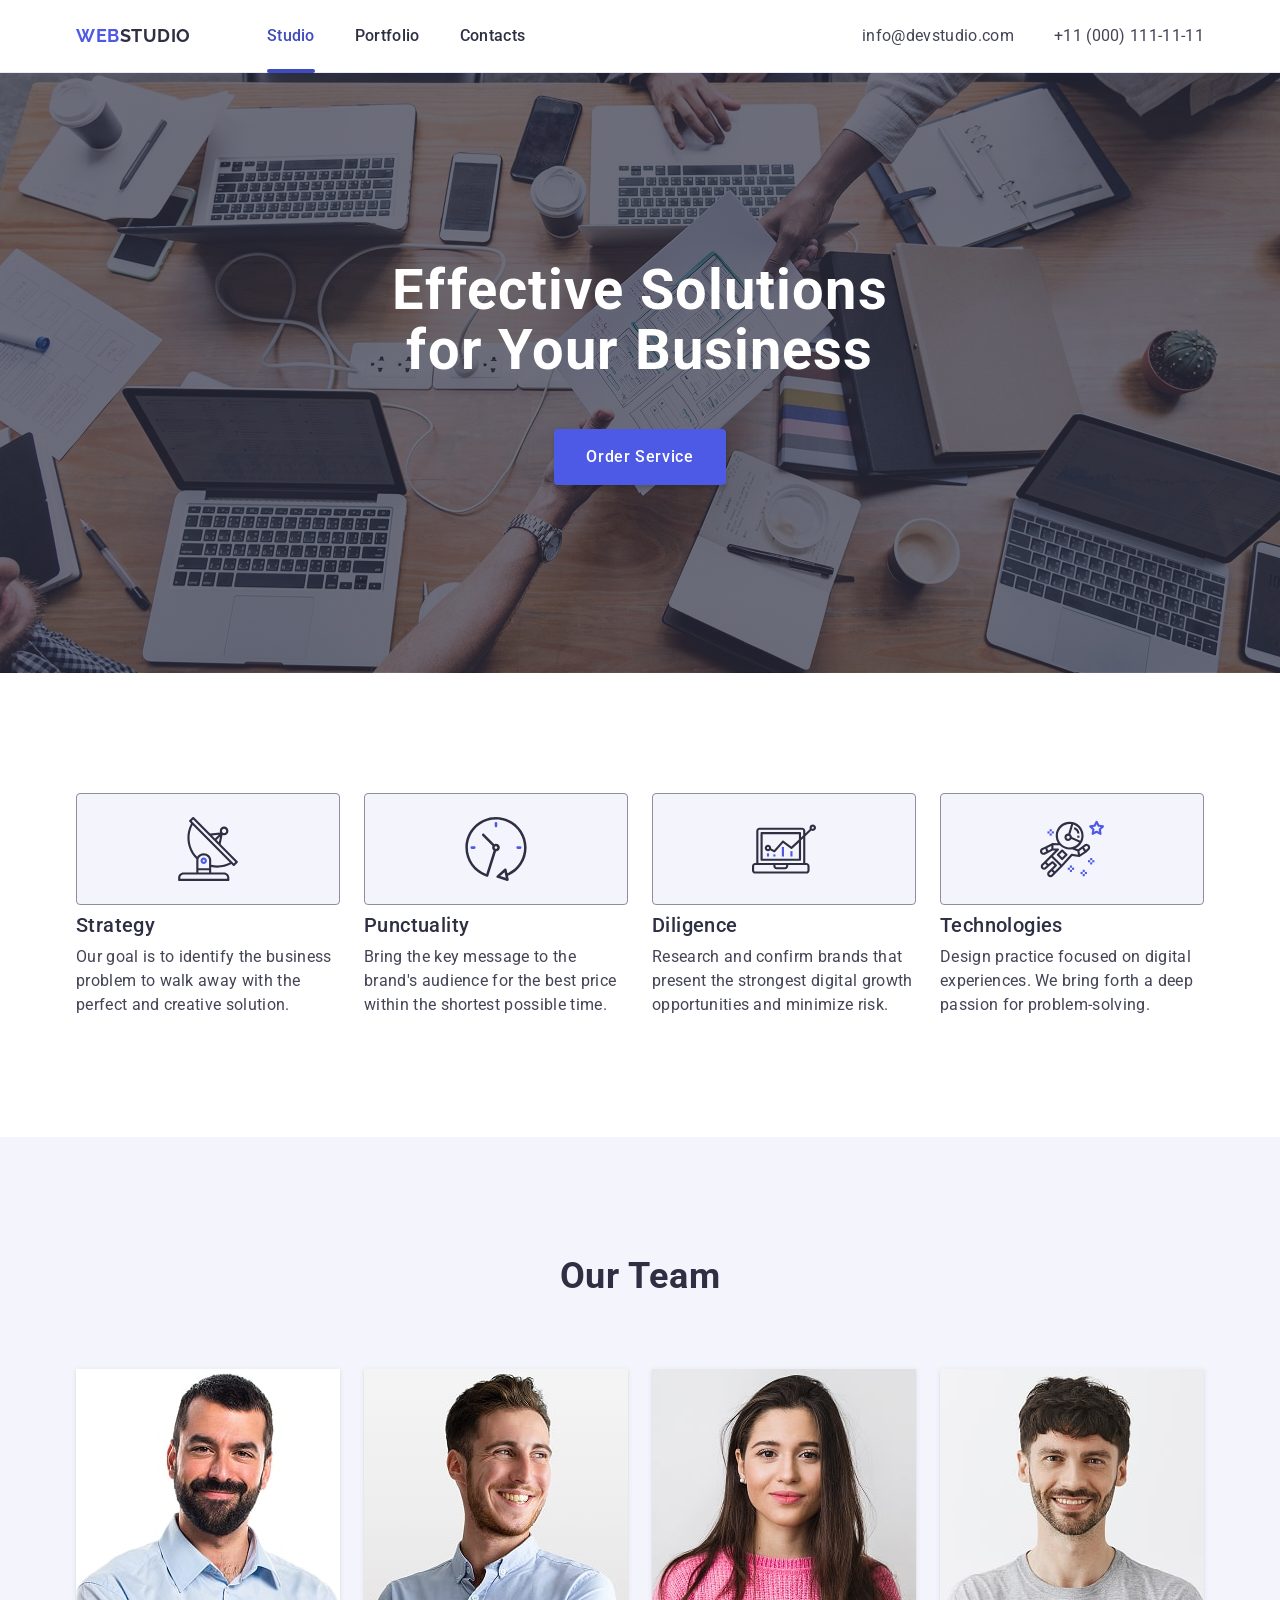
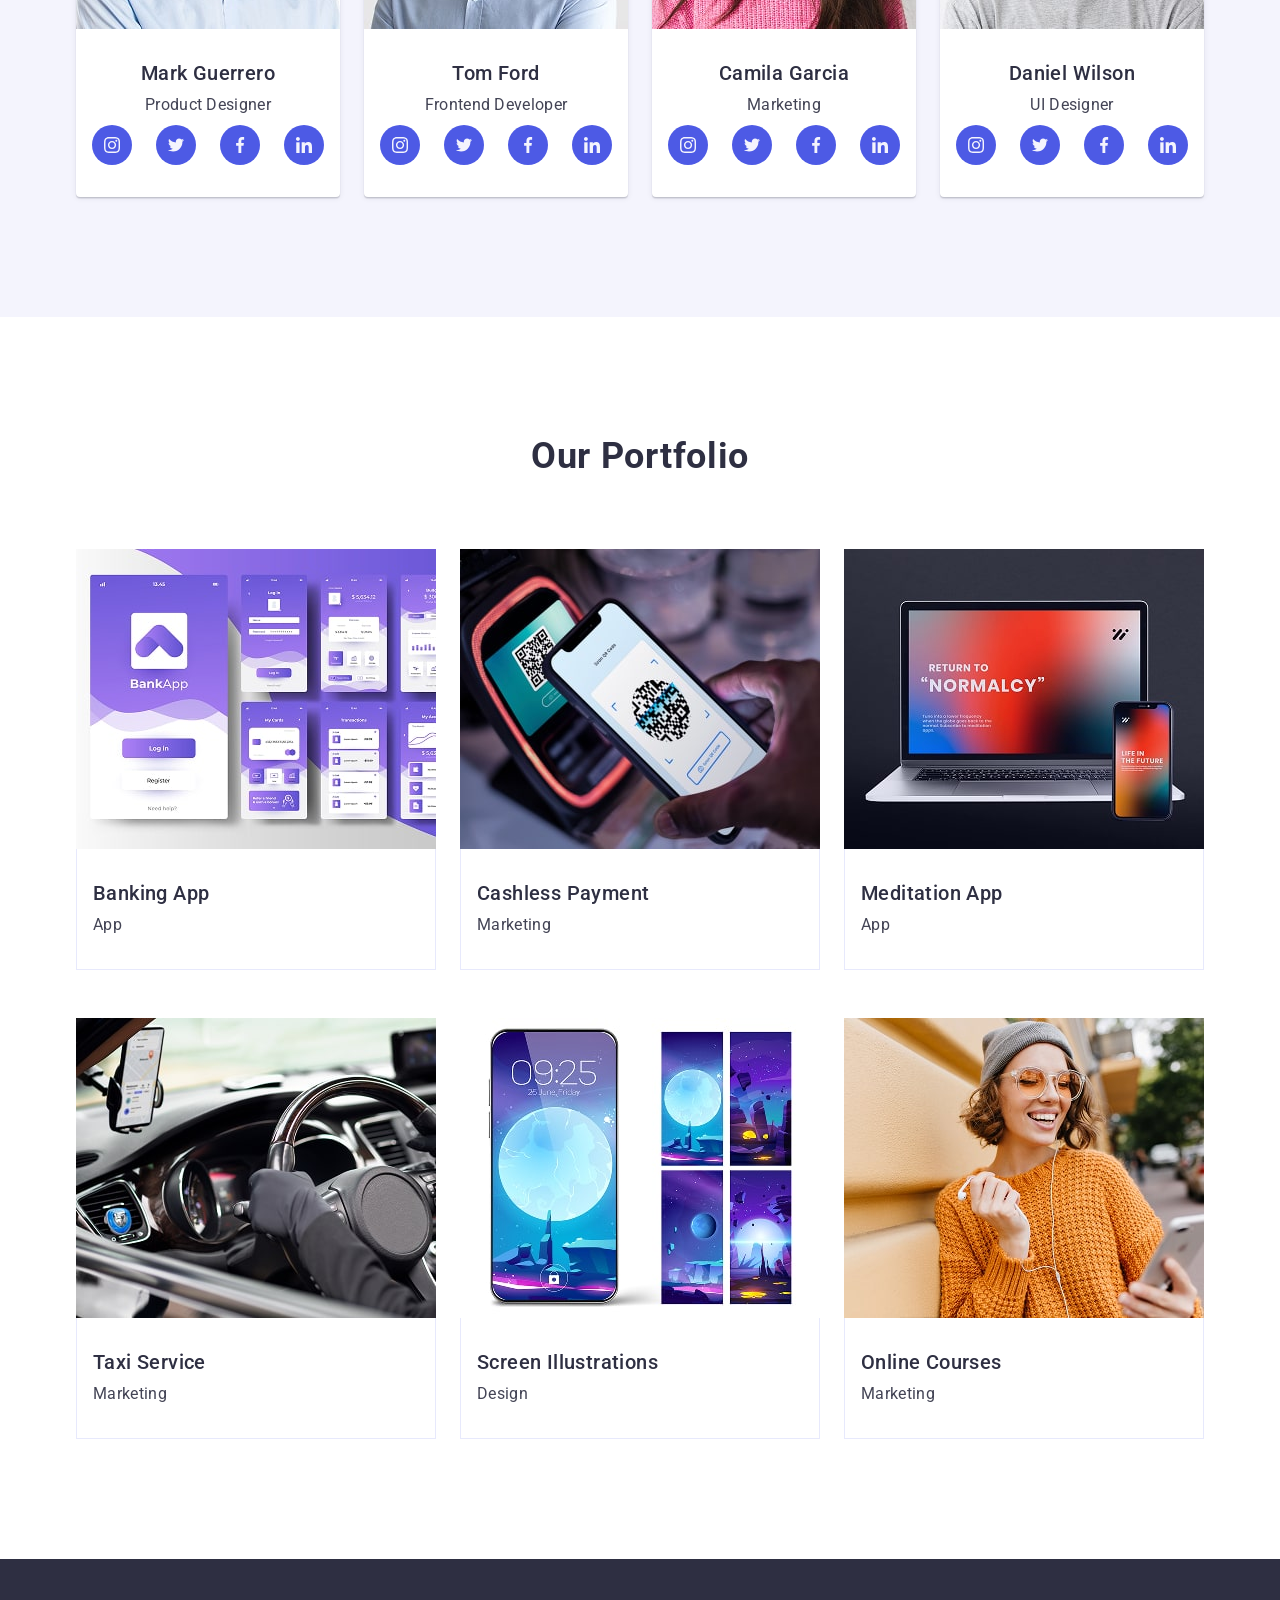
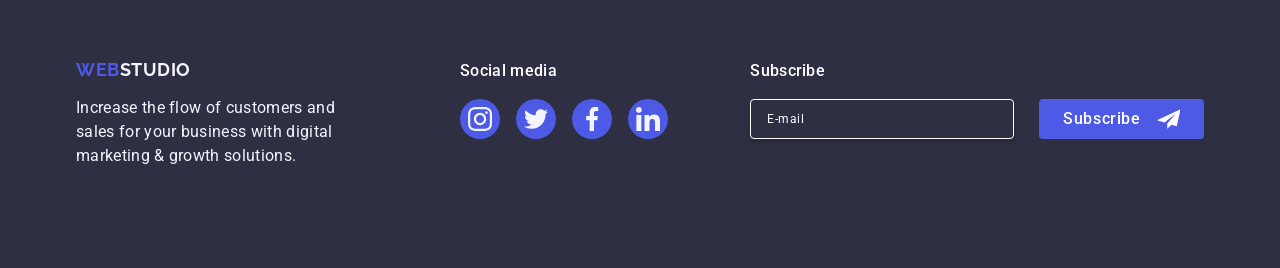
<file: index.html>
<!DOCTYPE html>
<html lang="en">
  <head>
    <meta charset="UTF-8" />
    <meta name="viewport" content="width=device-width, initial-scale=1.0" />
    <title>Document</title>
    <link
      rel="stylesheet"
      href="https://cdnjs.cloudflare.com/ajax/libs/modern-normalize/2.0.0/modern-normalize.min.css"
      integrity="sha512-4xo8blKMVCiXpTaLzQSLSw3KFOVPWhm/TRtuPVc4WG6kUgjH6J03IBuG7JZPkcWMxJ5huwaBpOpnwYElP/m6wg=="
      crossorigin="anonymous"
      referrerpolicy="no-referrer"
    />
    <link rel="preconnect" href="https://fonts.googleapis.com" />
    <link rel="preconnect" href="https://fonts.gstatic.com" crossorigin />
    <link
      href="https://fonts.googleapis.com/css2?family=Raleway:wght@700&family=Roboto:wght@400;500;700&display=swap"
      rel="stylesheet"
    />
    <link rel="stylesheet" href="./css/styles.css" />
  </head>
  <body>
    <header class="header">
      <div class="container">
        <nav class="nav">
          <a class="logo" href="./index.html">Web<span>Studio</span></a>
          <ul class="nav-list">
            <li class="nav-item">
              <a class="nav-link current" href="/">Studio</a>
            </li>
            <li class="nav-item"><a class="nav-link" href="">Portfolio</a></li>
            <li class="nav-item"><a class="nav-link" href="">Contacts</a></li>
          </ul>
          <button type="button" class="burger-menu" data-menu-open>
            <svg class="burger-menu-icon" width="24" height="24">
              <use href="./images/icons.svg#icon-burger-menu"></use>
            </svg>
          </button>
        </nav>
        <address class="address">
          <ul class="address-list">
            <li class="address-item">
              <a class="address-link" href="mailto:info@devstudio.com"
                >info@devstudio.com</a
              >
            </li>
            <li class="address-item">
              <a class="address-link" href="tel:+110001111111"
                >+11 (000) 111-11-11</a
              >
            </li>
          </ul>
        </address>
      </div>
    </header>
    <div class="mob-menu-overlay" data-menu>
      <div class="mob-menu-overlay-wrap">
        <button class="menu-close" type="button" data-menu-close>
          <svg width="8" height="8">
            <use href="./images/icons.svg#icon-close"></use>
          </svg>
        </button>
        <nav class="mob-nav">
          <ul class="mob-nav-list">
            <li class="mob-nav-item">
              <a class="mob-nav-link current" href="/">Studio</a>
            </li>
            <li class="mob-nav-item">
              <a class="mob-nav-link" href="">Portfolio</a>
            </li>
            <li class="mob-nav-item">
              <a class="mob-nav-link" href="">Contacts</a>
            </li>
          </ul>
        </nav>
        <address class="mob-address">
          <ul class="mob-address-list">
            <li class="mob-address-item">
              <a class="mob-address-link mail" href="tel:+110001111111"
                >+11 (000) 111-11-11</a
              >
            </li>
            <li class="mob-address-item">
              <a class="mob-address-link" href="mailto:info@devstudio.com"
                >info@devstudio.com</a
              >
            </li>
          </ul>
        </address>
        <ul class="soc-list">
          <li class="soc-item">
            <a class="soc-link" href="https://instagram.com/" target="_blank">
              <svg class="soc-icon" width="24" height="24">
                <use href="./images/icons.svg#icon-instagram"></use>
              </svg>
            </a>
          </li>
          <li class="soc-item">
            <a class="soc-link" href="https://x.com/" target="_blank">
              <svg class="soc-icon" width="24" height="24">
                <use href="./images/icons.svg#icon-twitter"></use>
              </svg>
            </a>
          </li>
          <li class="soc-item">
            <a class="soc-link" href="https://facebook.com/" target="_blank">
              <svg class="soc-icon" width="24" height="24">
                <use href="./images/icons.svg#icon-facebook"></use>
              </svg>
            </a>
          </li>
          <li class="soc-item">
            <a class="soc-link" href="https://linkedin.com/" target="_blank">
              <svg class="soc-icon" width="24" height="24">
                <use href="./images/icons.svg#icon-linkedin"></use>
              </svg>
            </a>
          </li>
        </ul>
      </div>
    </div>
    <main>
      <section class="hero">
        <div class="container">
          <h1 class="hero-title">Effective Solutions for Your Business</h1>
          <button class="hero-btn" type="button" data-modal-open>
            Order Service
          </button>
        </div>
      </section>
      <section class="features">
        <div class="container">
          <h2 class="visually-hidden">features</h2>
          <ul class="features-list">
            <li class="features-item">
              <div class="features-thumb">
                <svg class="features-icon" width="64" height="64">
                  <use href="./images/icons.svg#icon-antenna"></use>
                </svg>
              </div>
              <h3 class="features-title">Strategy</h3>
              <p class="features-text">
                Our goal is to identify the business problem to walk away with
                the perfect and creative solution.
              </p>
            </li>
            <li class="features-item">
              <div class="features-thumb">
                <svg class="features-icon" width="64" height="64">
                  <use href="./images/icons.svg#icon-clock"></use>
                </svg>
              </div>
              <h3 class="features-title">Punctuality</h3>
              <p class="features-text">
                Bring the key message to the brand's audience for the best price
                within the shortest possible time.
              </p>
            </li>
            <li class="features-item">
              <div class="features-thumb">
                <svg class="features-icon" width="64" height="64">
                  <use href="./images/icons.svg#icon-diagram"></use>
                </svg>
              </div>
              <h3 class="features-title">Diligence</h3>
              <p class="features-text">
                Research and confirm brands that present the strongest digital
                growth opportunities and minimize risk.
              </p>
            </li>
            <li class="features-item">
              <div class="features-thumb">
                <svg class="features-icon" width="64" height="64">
                  <use href="./images/icons.svg#icon-astronaut"></use>
                </svg>
              </div>
              <h3 class="features-title">Technologies</h3>
              <p class="features-text">
                Design practice focused on digital experiences. We bring forth a
                deep passion for problem-solving.
              </p>
            </li>
          </ul>
        </div>
      </section>
      <section class="team">
        <div class="container">
          <h2 class="team-title">Our Team</h2>
          <ul class="team-list">
            <li class="team-item">
              <img
                srcset="./images/img-1.jpg 1x, ./images/img@2x-1.jpg 2x"
                src="./images/img-1.jpg"
                alt="Mark Guerrero"
                width="264"
                height="260"
                class="team-image"
              />
              <div class="team-descr">
                <h3 class="team-name">Mark Guerrero</h3>
                <p class="team-text">Product Designer</p>
                <ul class="soc-list">
                  <li class="soc-item">
                    <a
                      class="soc-link"
                      href="https://instagram.com/"
                      target="_blank"
                    >
                      <svg class="soc-icon" width="16" height="16">
                        <use href="./images/icons.svg#icon-instagram"></use>
                      </svg>
                    </a>
                  </li>
                  <li class="soc-item">
                    <a class="soc-link" href="https://x.com/" target="_blank">
                      <svg class="soc-icon" width="16" height="16">
                        <use href="./images/icons.svg#icon-twitter"></use>
                      </svg>
                    </a>
                  </li>
                  <li class="soc-item">
                    <a
                      class="soc-link"
                      href="https://facebook.com/"
                      target="_blank"
                    >
                      <svg class="soc-icon" width="16" height="16">
                        <use href="./images/icons.svg#icon-facebook"></use>
                      </svg>
                    </a>
                  </li>
                  <li class="soc-item">
                    <a
                      class="soc-link"
                      href="https://linkedin.com/"
                      target="_blank"
                    >
                      <svg class="soc-icon" width="16" height="16">
                        <use href="./images/icons.svg#icon-linkedin"></use>
                      </svg>
                    </a>
                  </li>
                </ul>
              </div>
            </li>
            <li class="team-item">
              <img
                srcset="./images/img-2.jpg 1x, ./images/img@2x-2.jpg 2x"
                src="./images/img-2.jpg"
                alt="Tom Ford"
                width="264"
                height="260"
                class="team-image"
              />
              <div class="team-descr">
                <h3 class="team-name">Tom Ford</h3>
                <p class="team-text">Frontend Developer</p>
                <ul class="soc-list">
                  <li class="soc-item">
                    <a
                      class="soc-link"
                      href="https://instagram.com/"
                      target="_blank"
                    >
                      <svg class="soc-icon" width="16" height="16">
                        <use href="./images/icons.svg#icon-instagram"></use>
                      </svg>
                    </a>
                  </li>
                  <li class="soc-item">
                    <a class="soc-link" href="https://x.com/" target="_blank">
                      <svg class="soc-icon" width="16" height="16">
                        <use href="./images/icons.svg#icon-twitter"></use>
                      </svg>
                    </a>
                  </li>
                  <li class="soc-item">
                    <a
                      class="soc-link"
                      href="https://facebook.com/"
                      target="_blank"
                    >
                      <svg class="soc-icon" width="16" height="16">
                        <use href="./images/icons.svg#icon-facebook"></use>
                      </svg>
                    </a>
                  </li>
                  <li class="soc-item">
                    <a
                      class="soc-link"
                      href="https://linkedin.com/"
                      target="_blank"
                    >
                      <svg class="soc-icon" width="16" height="16">
                        <use href="./images/icons.svg#icon-linkedin"></use>
                      </svg>
                    </a>
                  </li>
                </ul>
              </div>
            </li>
            <li class="team-item">
              <img
                srcset="./images/img-3.jpg 1x, ./images/img@2x-3.jpg 2x"
                src="./images/img-3.jpg"
                alt="Camila Garcia"
                width="264"
                height="260"
                class="team-image"
              />
              <div class="team-descr">
                <h3 class="team-name">Camila Garcia</h3>
                <p class="team-text">Marketing</p>
                <ul class="soc-list">
                  <li class="soc-item">
                    <a
                      class="soc-link"
                      href="https://instagram.com/"
                      target="_blank"
                    >
                      <svg class="soc-icon" width="16" height="16">
                        <use href="./images/icons.svg#icon-instagram"></use>
                      </svg>
                    </a>
                  </li>
                  <li class="soc-item">
                    <a class="soc-link" href="https://x.com/" target="_blank">
                      <svg class="soc-icon" width="16" height="16">
                        <use href="./images/icons.svg#icon-twitter"></use>
                      </svg>
                    </a>
                  </li>
                  <li class="soc-item">
                    <a
                      class="soc-link"
                      href="https://facebook.com/"
                      target="_blank"
                    >
                      <svg class="soc-icon" width="16" height="16">
                        <use href="./images/icons.svg#icon-facebook"></use>
                      </svg>
                    </a>
                  </li>
                  <li class="soc-item">
                    <a
                      class="soc-link"
                      href="https://linkedin.com/"
                      target="_blank"
                    >
                      <svg class="soc-icon" width="16" height="16">
                        <use href="./images/icons.svg#icon-linkedin"></use>
                      </svg>
                    </a>
                  </li>
                </ul>
              </div>
            </li>
            <li class="team-item">
              <img
                srcset="./images/img-4.jpg, ./images/img-4@2x.jpg 2x"
                src="./images/img-4.jpg"
                alt="Daniel Wilson"
                width="264"
                height="260"
                class="team-image"
              />
              <div class="team-descr">
                <h3 class="team-name">Daniel Wilson</h3>
                <p class="team-text">UI Designer</p>
                <ul class="soc-list">
                  <li class="soc-item">
                    <a
                      class="soc-link"
                      href="https://instagram.com/"
                      target="_blank"
                    >
                      <svg class="soc-icon" width="16" height="16">
                        <use href="./images/icons.svg#icon-instagram"></use>
                      </svg>
                    </a>
                  </li>
                  <li class="soc-item">
                    <a class="soc-link" href="https://x.com/" target="_blank">
                      <svg class="soc-icon" width="16" height="16">
                        <use href="./images/icons.svg#icon-twitter"></use>
                      </svg>
                    </a>
                  </li>
                  <li class="soc-item">
                    <a
                      class="soc-link"
                      href="https://facebook.com/"
                      target="_blank"
                    >
                      <svg class="soc-icon" width="16" height="16">
                        <use href="./images/icons.svg#icon-facebook"></use>
                      </svg>
                    </a>
                  </li>
                  <li class="soc-item">
                    <a
                      class="soc-link"
                      href="https://linkedin.com/"
                      target="_blank"
                    >
                      <svg class="soc-icon" width="16" height="16">
                        <use href="./images/icons.svg#icon-linkedin"></use>
                      </svg>
                    </a>
                  </li>
                </ul>
              </div>
            </li>
          </ul>
        </div>
      </section>
      <section class="portfolio">
        <div class="container">
          <h2 class="portfolio-title">Our Portfolio</h2>
          <ul class="portfolio-list">
            <li class="portfolio-item">
              <div class="portfolio-wrap">
                <picture>
                  <source
                    media="(min-width:1158px)"
                    srcset="
                      ./images/desc-1-min.jpg    1x,
                      ./images/desc-1@2x-min.jpg 2x
                    "
                  />
                  <source
                    media="(min-width:768px)"
                    srcset="
                      ./images/tab-1-min.jpg    1x,
                      ./images/tab-1@2x-min.jpg 2x
                    "
                  />
                  <source
                    media="(max-width:767px)"
                    srcset="
                      ./images/mob-1-min.jpg    1x,
                      ./images/mob-1@2x-min.jpg 2x
                    "
                  />
                  <img
                    src="./images/desc-1-min.jpg"
                    alt="Banking App"
                    width="360"
                    class="portfolio-image"
                  />
                </picture>

                <p class="portfolio-overlay">
                  14 Stylish and User-Friendly App Design Concepts · Task
                  Manager App · Calorie Tracker App · Exotic Fruit Ecommerce App
                  · Cloud Storage App
                </p>
              </div>
              <div class="portfolio-descr">
                <h3 class="portfolio-name">Banking App</h3>
                <p class="portfolio-text">App</p>
              </div>
            </li>
            <li class="portfolio-item">
              <div class="portfolio-wrap">
                <picture>
                  <source
                    media="(min-width:1158px)"
                    srcset="
                      ./images/desc-2-min.jpg    1x,
                      ./images/desc-2@2x-min.jpg 2x
                    "
                  />
                  <source
                    media="(min-width:768px)"
                    srcset="
                      ./images/tab-2-min.jpg    1x,
                      ./images/tab-2@2x-min.jpg 2x
                    "
                  />
                  <source
                    media="(max-width:767px)"
                    srcset="
                      ./images/mob-2-min.jpg    1x,
                      ./images/mob-2@2x-min.jpg 2x
                    "
                  />
                  <img
                    src="./images/desc-2-min.jpg"
                    alt="Cashless Payment"
                    width="360"
                    class="portfolio-image"
                  />
                </picture>

                <p class="portfolio-overlay">
                  14 Stylish and User-Friendly App Design Concepts · Task
                  Manager App · Calorie Tracker App · Exotic Fruit Ecommerce App
                  · Cloud Storage App
                </p>
              </div>
              <div class="portfolio-descr">
                <h3 class="portfolio-name">Cashless Payment</h3>
                <p class="portfolio-text">Marketing</p>
              </div>
            </li>
            <li class="portfolio-item">
              <div class="portfolio-wrap">
                <picture>
                  <source
                    media="(min-width:1158px)"
                    srcset="
                      ./images/desc-3-min.jpg    1x,
                      ./images/desc-3@2x-min.jpg 2x
                    "
                  />
                  <source
                    media="(min-width:768px)"
                    srcset="
                      ./images/tab-3-min.jpg    1x,
                      ./images/tab-3@2x-min.jpg 2x
                    "
                  />
                  <source
                    media="(max-width:767px)"
                    srcset="
                      ./images/mob-3-min.jpg    1x,
                      ./images/mob-3@2x-min.jpg 2x
                    "
                  />
                  <img
                    src="./images/desc-3-min.jpg"
                    alt="Meditation App"
                    width="360"
                    class="portfolio-image"
                  />
                </picture>

                <p class="portfolio-overlay">
                  14 Stylish and User-Friendly App Design Concepts · Task
                  Manager App · Calorie Tracker App · Exotic Fruit Ecommerce App
                  · Cloud Storage App
                </p>
              </div>
              <div class="portfolio-descr">
                <h3 class="portfolio-name">Meditation App</h3>
                <p class="portfolio-text">App</p>
              </div>
            </li>
            <li class="portfolio-item">
              <div class="portfolio-wrap">
                <picture>
                  <source
                    media="(min-width:1158px)"
                    srcset="
                      ./images/desc-4-min.jpg    1x,
                      ./images/desc-4@2x-min.jpg 2x
                    "
                  />
                  <source
                    media="(min-width:768px)"
                    srcset="
                      ./images/tab-4-min.jpg    1x,
                      ./images/tab-4@2x-min.jpg 2x
                    "
                  />
                  <source
                    media="(max-width:767px)"
                    srcset="
                      ./images/mob-4-min.jpg    1x,
                      ./images/mob-4@2x-min.jpg 2x
                    "
                  />
                  <img
                    src="./images/desc-4-min.jpg"
                    alt="Taxi Service"
                    width="360"
                    class="portfolio-image"
                  />
                </picture>

                <p class="portfolio-overlay">
                  14 Stylish and User-Friendly App Design Concepts · Task
                  Manager App · Calorie Tracker App · Exotic Fruit Ecommerce App
                  · Cloud Storage App
                </p>
              </div>
              <div class="portfolio-descr">
                <h3 class="portfolio-name">Taxi Service</h3>
                <p class="portfolio-text">Marketing</p>
              </div>
            </li>
            <li class="portfolio-item">
              <div class="portfolio-wrap">
                <picture>
                  <source
                    media="(min-width:1158px)"
                    srcset="
                      ./images/desc-5-min.jpg    1x,
                      ./images/desc-5@2x-min.jpg 2x
                    "
                  />
                  <source
                    media="(min-width:768px)"
                    srcset="
                      ./images/tab-5-min.jpg    1x,
                      ./images/tab-5@2x-min.jpg 2x
                    "
                  />
                  <source
                    media="(max-width:767px)"
                    srcset="
                      ./images/mob-5-min.jpg    1x,
                      ./images/mob-5@2x-min.jpg 2x
                    "
                  />
                  <img
                    src="./images/desc-5-min.jpg"
                    alt="Screen Illustrations"
                    width="360"
                    class="portfolio-image"
                  />
                </picture>

                <p class="portfolio-overlay">
                  14 Stylish and User-Friendly App Design Concepts · Task
                  Manager App · Calorie Tracker App · Exotic Fruit Ecommerce App
                  · Cloud Storage App
                </p>
              </div>
              <div class="portfolio-descr">
                <h3 class="portfolio-name">Screen Illustrations</h3>
                <p class="portfolio-text">Design</p>
              </div>
            </li>
            <li class="portfolio-item">
              <div class="portfolio-wrap">
                <picture>
                  <source
                    media="(min-width:1158px)"
                    srcset="
                      ./images/desc-6-min.jpg    1x,
                      ./images/desc-6@2x-min.jpg 2x
                    "
                  />
                  <source
                    media="(min-width:768px)"
                    srcset="
                      ./images/tab-6-min.jpg    1x,
                      ./images/tab-6@2x-min.jpg 2x
                    "
                  />
                  <source
                    media="(max-width:767px)"
                    srcset="
                      ./images/mob-6-min.jpg    1x,
                      ./images/mob-6@2x-min.jpg 2x
                    "
                  />
                  <img
                    src="./images/desc-6-min.jpg"
                    alt="Online Courses"
                    width="360"
                    class="portfolio-image"
                  />
                </picture>

                <p class="portfolio-overlay">
                  14 Stylish and User-Friendly App Design Concepts · Task
                  Manager App · Calorie Tracker App · Exotic Fruit Ecommerce App
                  · Cloud Storage App
                </p>
              </div>
              <div class="portfolio-descr">
                <h3 class="portfolio-name">Online Courses</h3>
                <p class="portfolio-text">Marketing</p>
              </div>
            </li>
          </ul>
        </div>
      </section>
    </main>
    <footer class="footer">
      <div class="container">
        <div class="footer-descr">
          <a class="footer-logo" href="./index.html"
            >Web<span class="footer-logo-color">Studio</span></a
          >
          <p class="footer-text">
            Increase the flow of customers and sales for your business with
            digital marketing & growth solutions.
          </p>
        </div>
        <div class="footer-soc">
          <p class="footer-soc-header">Social media</p>
          <ul class="soc-list">
            <li class="soc-item">
              <a class="soc-link" href="https://instagram.com/" target="_blank">
                <svg class="footer-icon" width="24" height="24">
                  <use href="./images/icons.svg#icon-instagram"></use>
                </svg>
              </a>
            </li>
            <li class="soc-item">
              <a class="soc-link" href="https://x.com/" target="_blank">
                <svg class="footer-icon" width="24" height="24">
                  <use href="./images/icons.svg#icon-twitter"></use>
                </svg>
              </a>
            </li>
            <li class="soc-item">
              <a class="soc-link" href="https://facebook.com/" target="_blank">
                <svg class="footer-icon" width="24" height="24">
                  <use href="./images/icons.svg#icon-facebook"></use>
                </svg>
              </a>
            </li>
            <li class="soc-item">
              <a class="soc-link" href="https://linkedin.com/" target="_blank">
                <svg class="footer-icon" width="24" height="24">
                  <use href="./images/icons.svg#icon-linkedin"></use>
                </svg>
              </a>
            </li>
          </ul>
        </div>
        <div class="footer-form-wrap">
          <p class="footer-form-title">Subscribe</p>

          <form class="footer-form">
            <label class="footer-label"
              ><input
                type="email"
                name="subscribe"
                class="footer-form-input"
                placeholder="E-mail"
            /></label>

            <button class="footer-form-btn" type="submit">
              Subscribe
              <svg class="footer-button-icon" width="24" height="24">
                <use href="./images/icons.svg#icon-send"></use>
              </svg>
            </button>
          </form>
        </div>
      </div>
    </footer>
    <div class="modal-overlay" data-modal>
      <div class="modal">
        <button class="modal-close" type="button" data-modal-close>
          <svg class="modal-close-icon" width="8" height="8">
            <use href="./images/icons.svg#icon-close"></use>
          </svg>
        </button>
        <p class="modal-title">Leave your contacts and we will call you back</p>
        <form>
          <div class="modal-wrap">
            <label for="user-name" class="modal-label">Name</label>
            <div class="modal-thumb">
              <input
                class="modal-input"
                type="text"
                id="user-name"
                name="user-name"
              />
              <svg class="modal-input-icon" width="18" height="24">
                <use href="./images/icons.svg#icon-name"></use>
              </svg>
            </div>
          </div>
          <div class="modal-wrap">
            <label for="user-phone" class="modal-label">Phone</label>
            <div class="modal-thumb">
              <input
                class="modal-input"
                type="tel"
                id="user-phone"
                name="user-phone"
              />
              <svg class="modal-input-icon" width="18" height="24">
                <use href="./images/icons.svg#icon-phone"></use>
              </svg>
            </div>
          </div>
          <div class="modal-wrap">
            <label for="user-email" class="modal-label">Email</label>
            <div class="modal-thumb">
              <input
                class="modal-input"
                type="email"
                id="user-email"
                name="email"
              />
              <svg class="modal-input-icon" width="18" height="24">
                <use href="./images/icons.svg#icon-email"></use>
              </svg>
            </div>
          </div>
          <div class="modal-wrap modal-wrap-comments">
            <label for="user-comment" class="modal-label">Comment</label>
            <textarea
              class="modal-comments"
              name="user-comment"
              id="user-comment"
              placeholder="Text input"
            ></textarea>
          </div>
          <div class="modal-wrap-checkbox">
            <input
              class="modal-checkbox visually-hidden"
              type="checkbox"
              id="user-privacy"
              value="true"
              name="user-privacy"
            />

            <label for="user-privacy" class="modal-checkbox-label"
              ><span class="checkbox-decoration">
                <svg class="modal-check-icon" width="10" height="8">
                  <use href="./images/icons.svg#icon-check"></use>
                </svg> </span
              ><span
                >I accept the terms and conditions of the<a
                  href="/"
                  target="_blank"
                  class="modal-link"
                >
                  Privacy Policy</a
                ></span
              >
            </label>
          </div>
          <button class="modal-button" type="submit">Send</button>
        </form>
      </div>
    </div>
    <script src="./js/modal.js"></script>
    <script src="./js/menu.js"></script>
  </body>
</html>
</file>
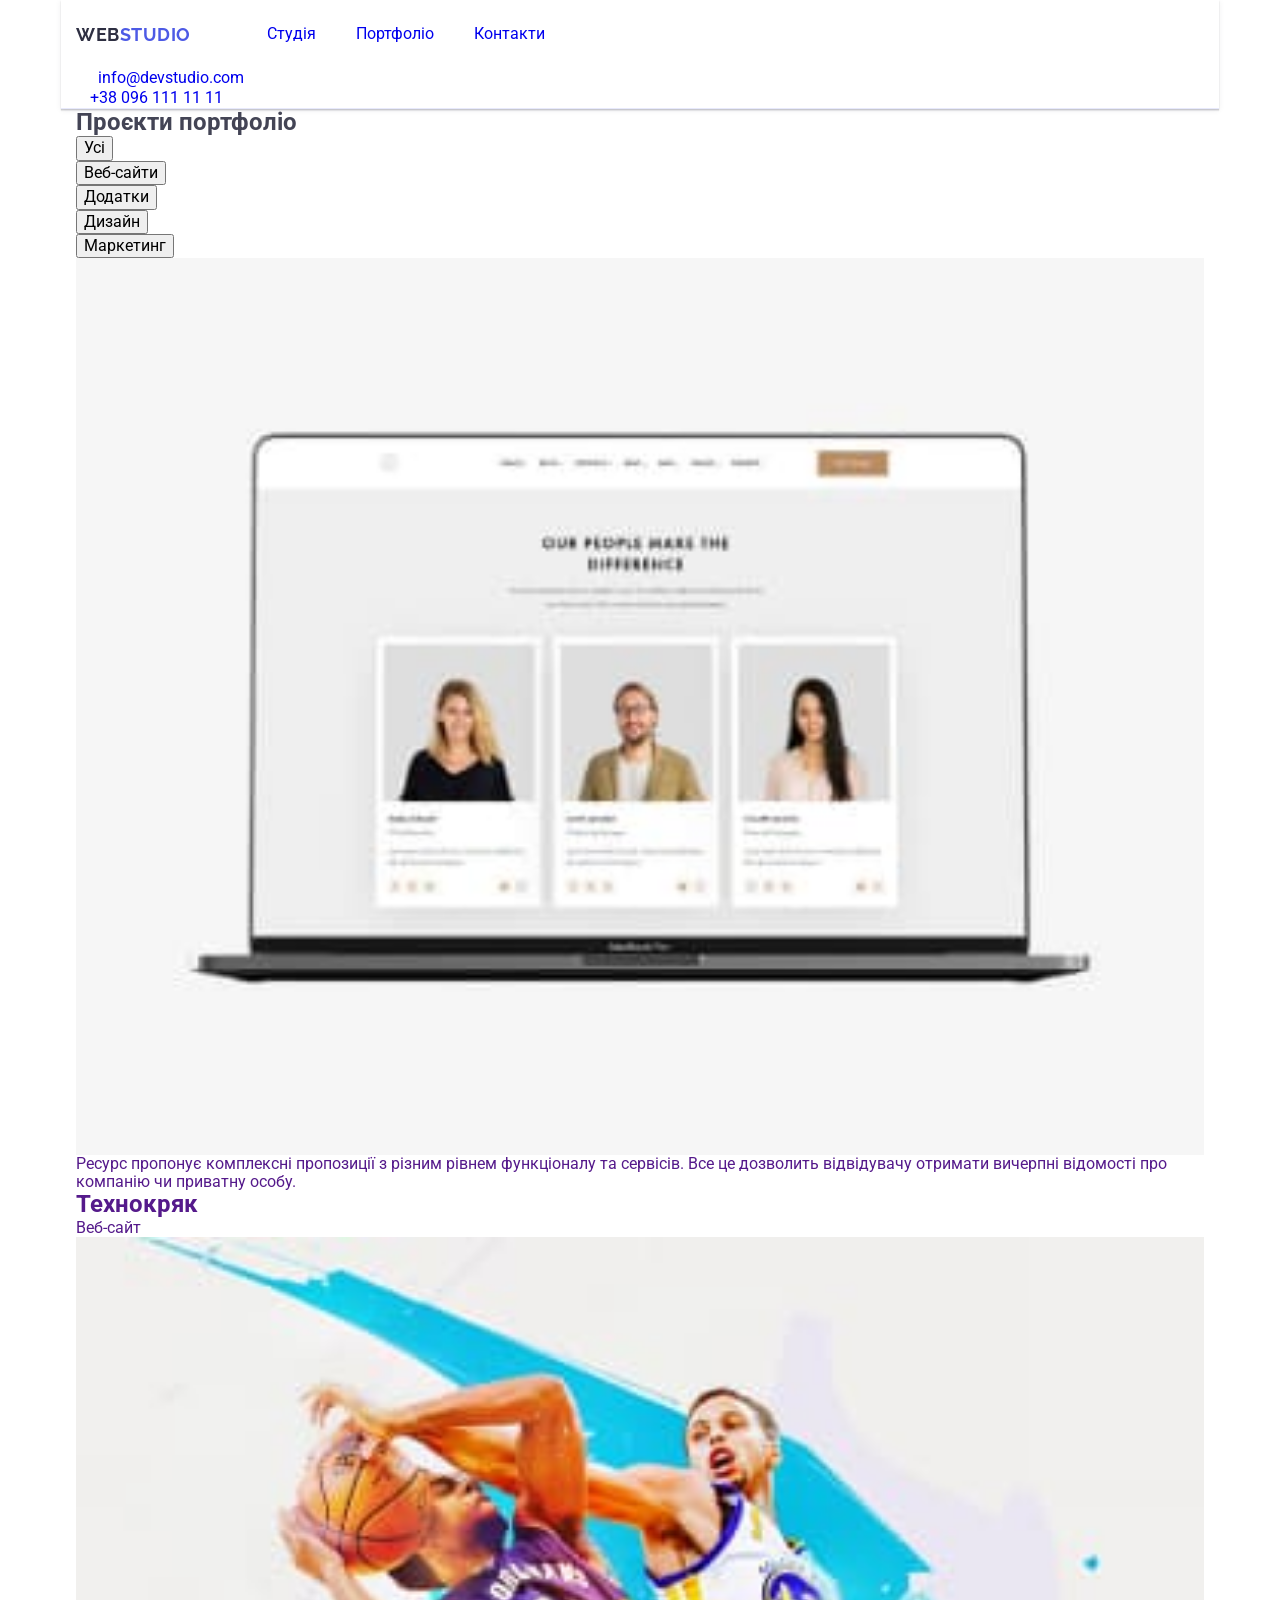
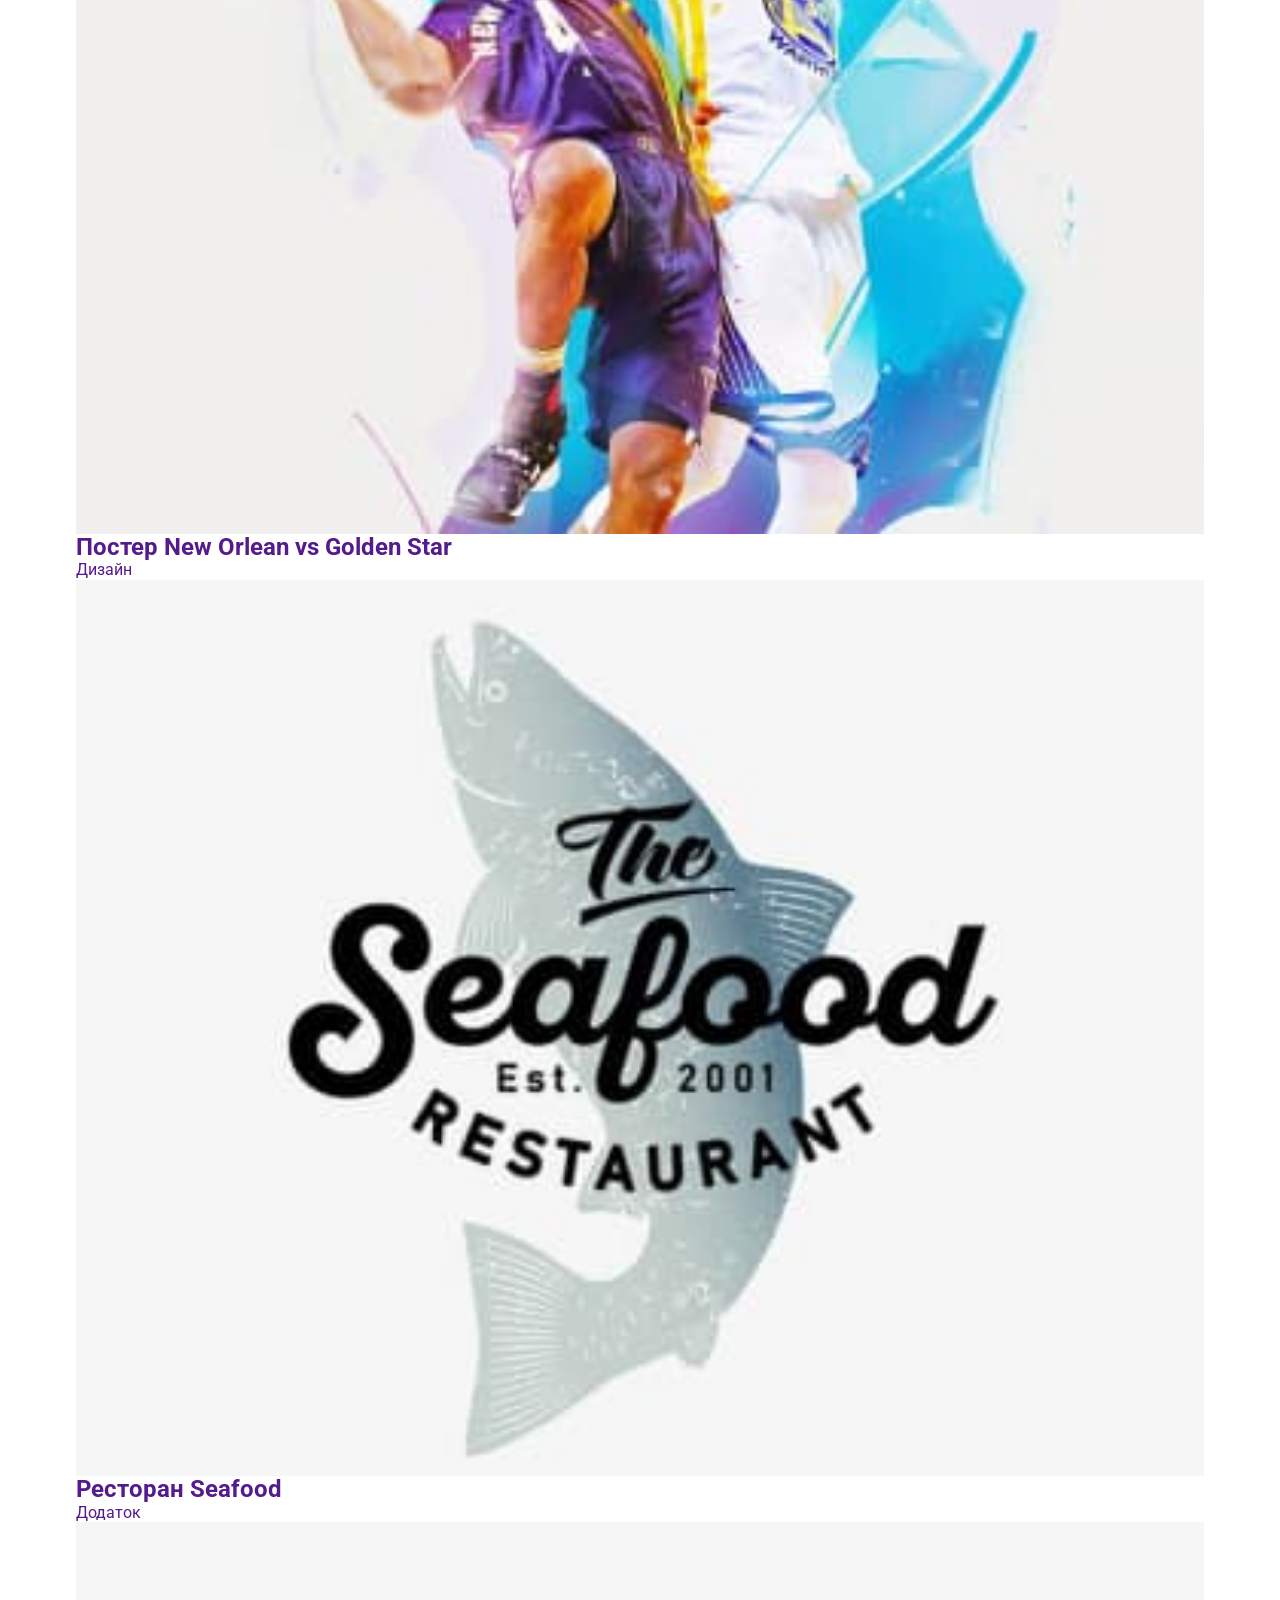
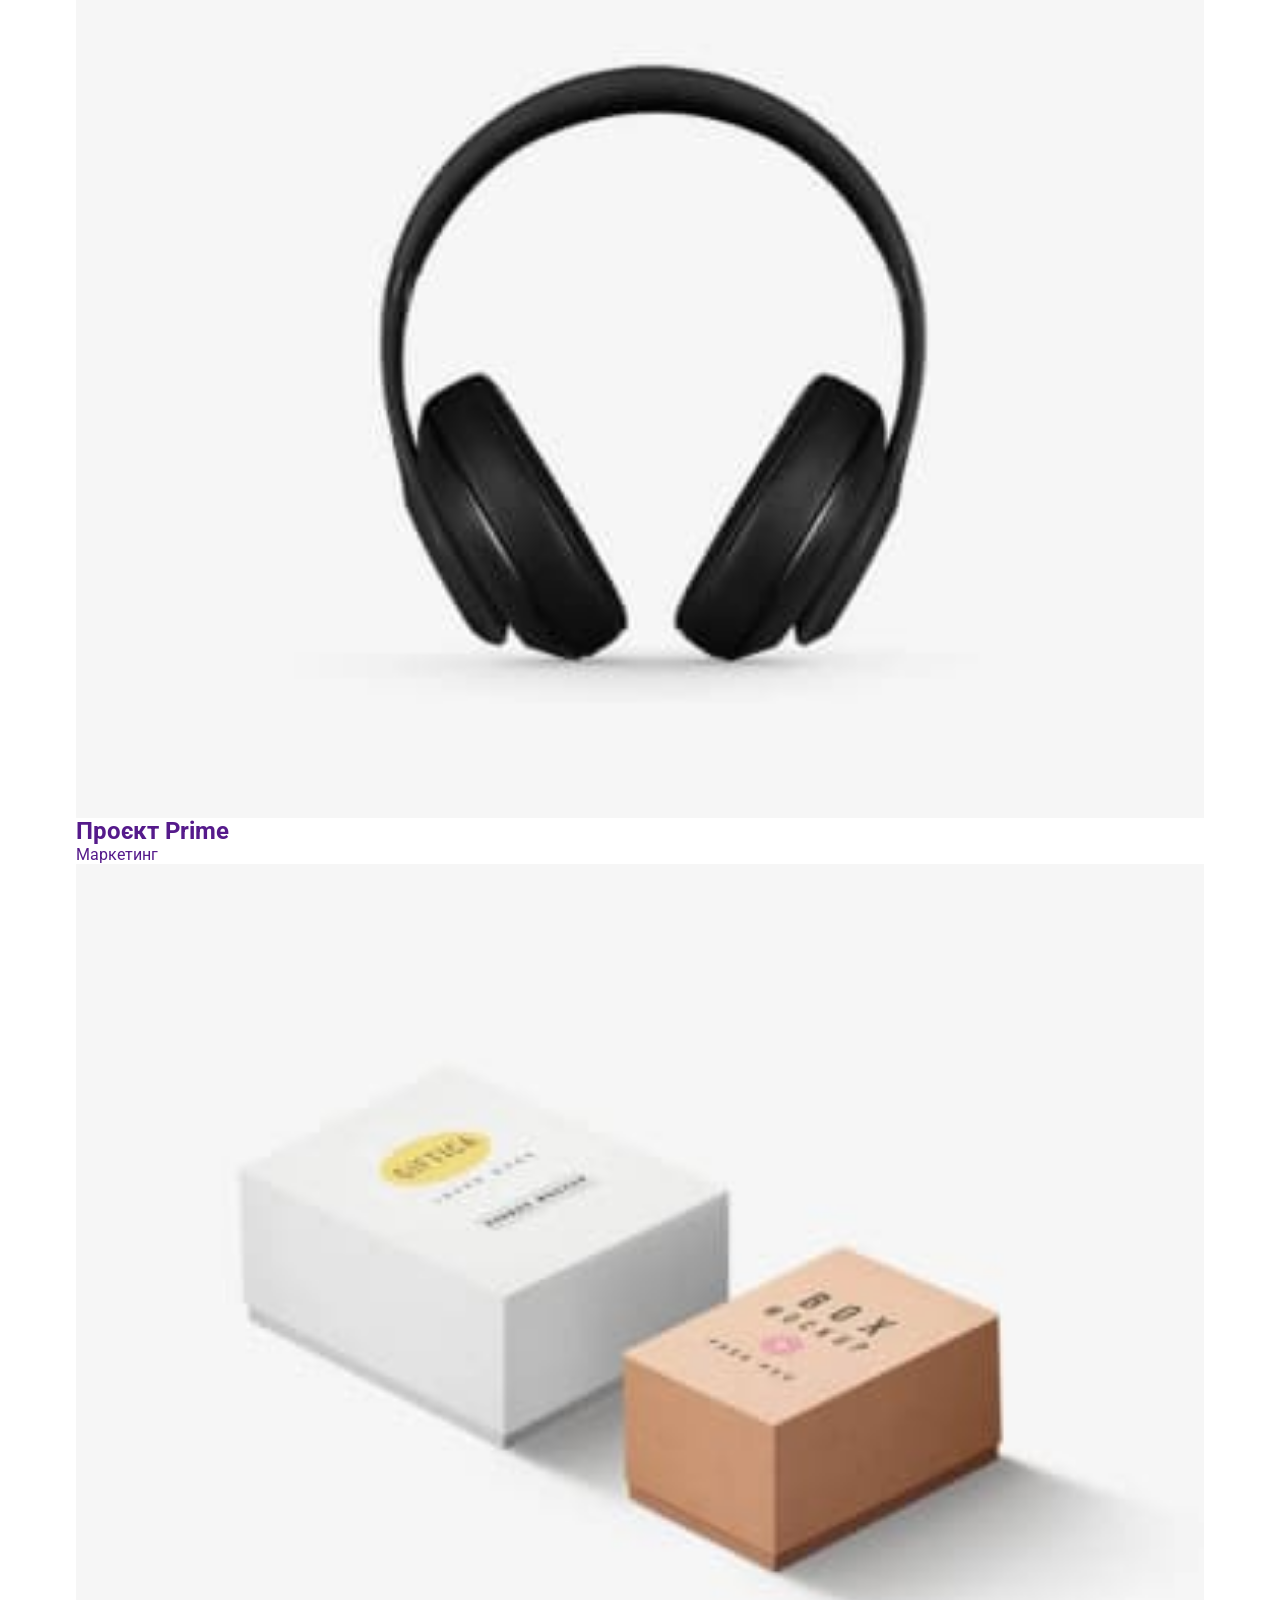
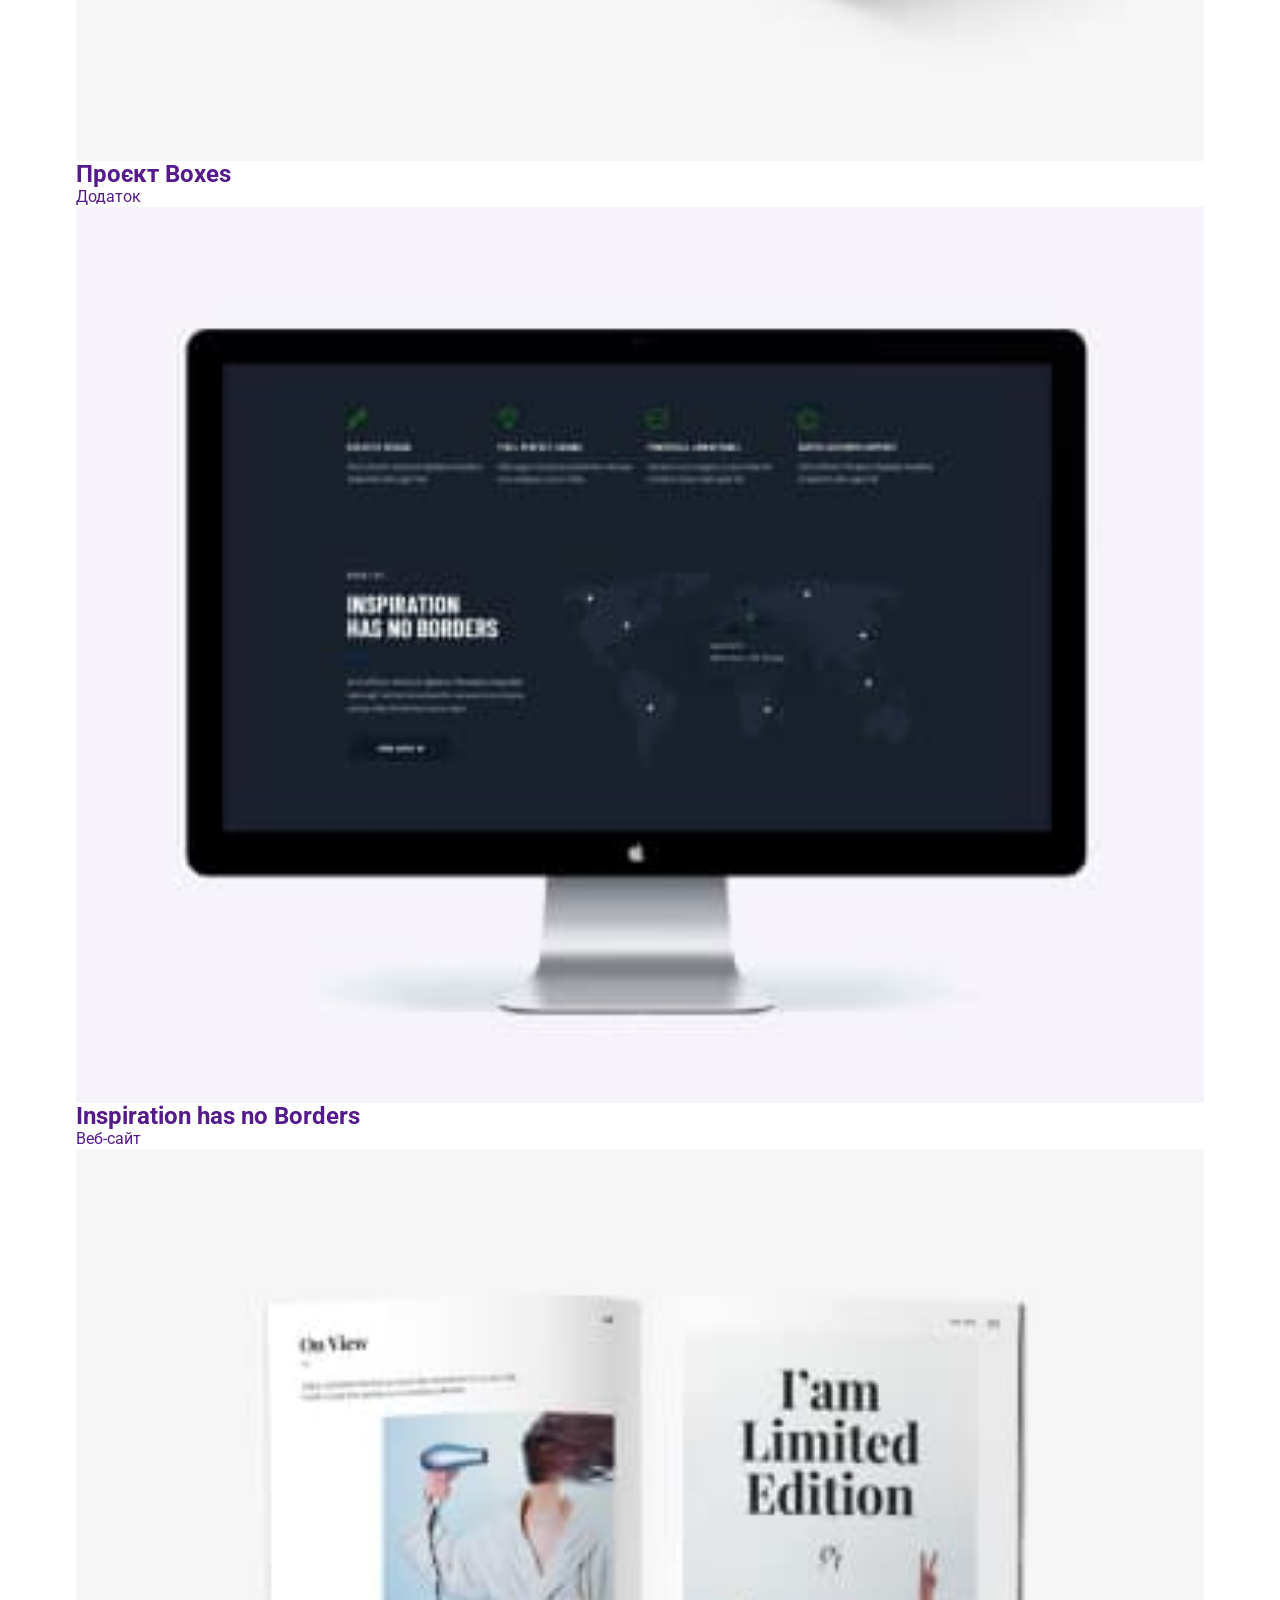
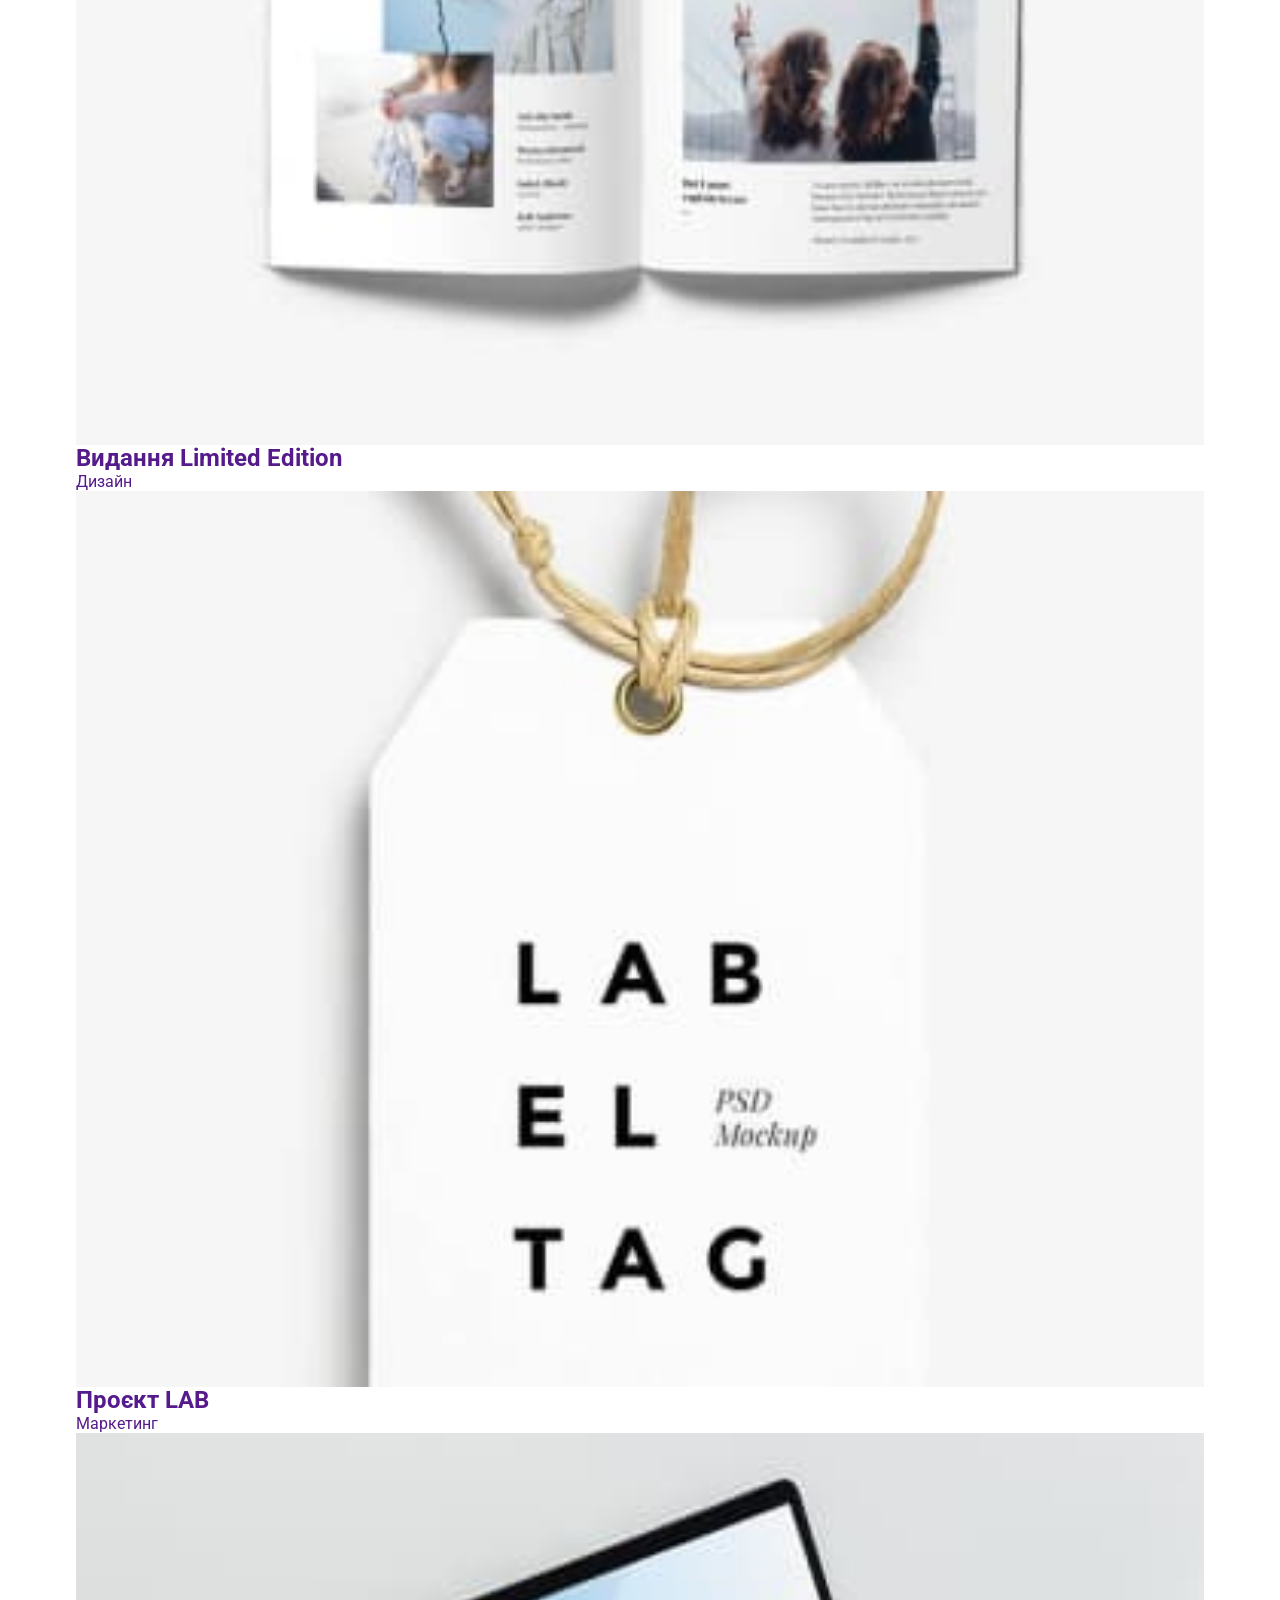
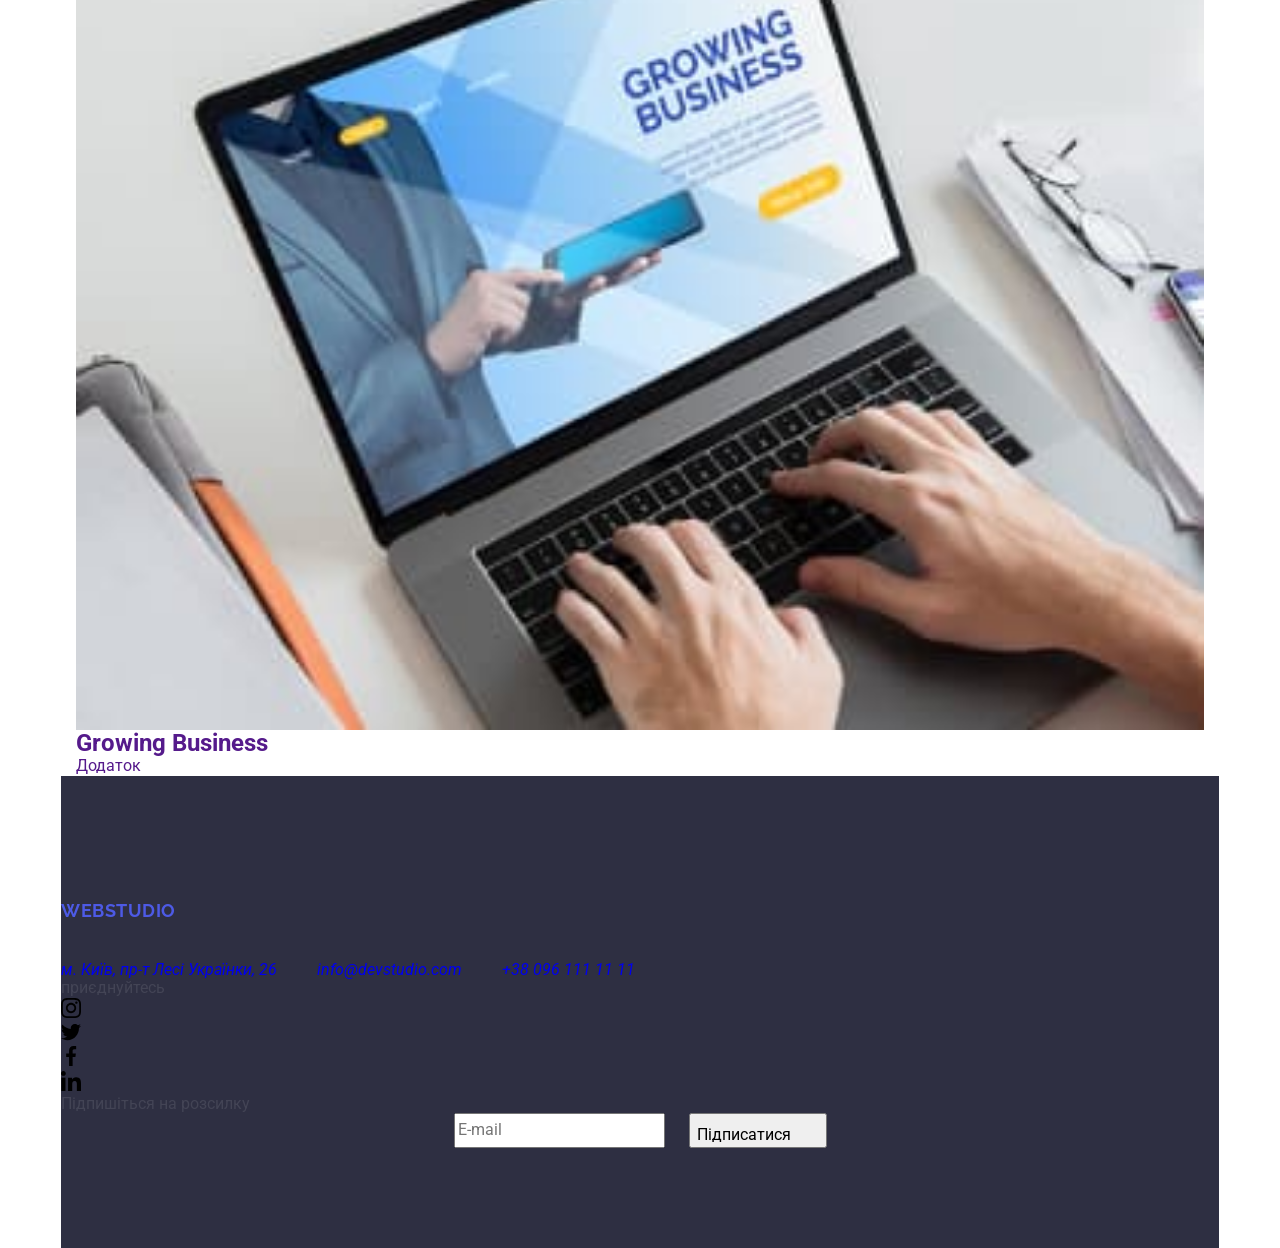
<file: portfolio.html>
<!DOCTYPE html>
<html lang="uk">
  <head>
    <meta charset="UTF-8" />
    <meta http-equiv="X-UA-Compatible" content="IE=edge" />
    <meta name="viewport" content="width=device-width, initial-scale=1.0" />
    <title>WebStudio</title>
    <!-- fonts -->
    <link rel="preconnect" href="https://fonts.googleapis.com" />
    <link rel="preconnect" href="https://fonts.gstatic.com" crossorigin />
    <link rel="preconnect" href="https://fonts.googleapis.com" />
    <link rel="preconnect" href="https://fonts.gstatic.com" crossorigin />
    <link
      href="https://fonts.googleapis.com/css2?family=Raleway:wght@700&family=Roboto:wght@400;500;700;900&display=swap"
      rel="stylesheet"
    />
    <!-- modern-normalize -->
    <link
      rel="stylesheet"
      href="https://cdnjs.cloudflare.com/ajax/libs/modern-normalize/1.1.0/modern-normalize.min.css"
      integrity="sha512-wpPYUAdjBVSE4KJnH1VR1HeZfpl1ub8YT/NKx4PuQ5NmX2tKuGu6U/JRp5y+Y8XG2tV+wKQpNHVUX03MfMFn9Q=="
      crossorigin="anonymous"
      referrerpolicy="no-referrer"
    />
    <!-- custom styles -->
    <link rel="stylesheet" href="./css/styles.css" />
  </head>
  <body>
    <header>
      <div class="container header">
        <nav class="nav">
          <a class="logo logo-header" href="./index.html"
            ><span class="logo-color">Web</span>Studio</a
          >
          <ul class="nav-list">
            <li class="nav-list-item">
              <a class="nav-list-item-link display-block" href="./index.html"
                >Студія</a
              >
            </li>
            <li class="nav-list-item">
              <a
                class="nav-list-item-link display-block current-page"
                href="./portfolio.html"
                >Портфоліо</a
              >
            </li>
            <li class="nav-list-item">
              <a class="nav-list-item-link display-block" href="#contacts-link"
                >Контакти</a
              >
            </li>
          </ul>
        </nav>
        <ul class="header-contacts">
          <li class="header-contacts-item">
            <a
              class="header-contacts-item-link display-block"
              href="mailto:info@devstudio.com"
            >
              <svg class="icon-contacts" width="18" height="12">
                <use href="./images/icons.svg#icon-mail"></use>
              </svg>
              info@devstudio.com</a
            >
          </li>
          <li class="header-contacts-item">
            <a
              class="header-contacts-item-link display-block"
              href="tel:+380961111111"
            >
              <svg class="icon-contacts" width="10" height="16">
                <use href="./images/icons.svg#icon-smartphone"></use>
              </svg>
              +38 096 111 11 11</a
            >
          </li>
        </ul>
      </div>
    </header>
    <main>
      <section class="section">
        <div class="container">
          <h1 class="hidden-title">Проєкти портфоліо</h1>
          <ul class="filter-list">
            <li class="filter-list-item">
              <button class="filter-list-button all-btn" type="button">
                Усі
              </button>
            </li>
            <li class="filter-list-item">
              <button class="filter-list-button secondary-btn" type="button">
                Веб-сайти
              </button>
            </li>
            <li class="filter-list-item">
              <button class="filter-list-button secondary-btn" type="button">
                Додатки
              </button>
            </li>
            <li class="filter-list-item">
              <button class="filter-list-button secondary-btn" type="button">
                Дизайн
              </button>
            </li>

            <li class="filter-list-item-button">
              <button class="filter-list-button secondary-btn" type="button">
                Маркетинг
              </button>
            </li>
          </ul>
          <ul class="portfolio-content-list">
            <li class="portfolio-content-list-item">
              <a href="" class="portfolio-card">
                <div class="card-overlay-thumb">
                  <img
                    src="./images/technocrack.jpg"
                    alt="зразок веб-сайту"
                    width="370"
                    height="294"
                  />
                  <p class="card-overlay">
                    Ресурс пропонує комплексні пропозиції з різним рівнем
                    функціоналу та сервісів. Все це дозволить відвідувачу
                    отримати вичерпні відомості про компанію чи приватну особу.
                  </p>
                </div>
                <div class="portfolio-content-list-text">
                  <h2 class="portfolio-content-list-item-heading">Технокряк</h2>
                  <p class="portfolio-content-list-item-text">Веб-сайт</p>
                </div>
              </a>
            </li>
            <li class="portfolio-content-list-item">
              <a href="" class="portfolio-card">
                <div class="card-overlay-thumb">
                  <img
                    src="./images/poster.jpg"
                    alt="постер нба"
                    width="370"
                    height="294"
                  />
                  <p class="card-overlay"></p>
                </div>
                <div class="portfolio-content-list-text">
                  <h2 class="portfolio-content-list-item-heading">
                    Постер New Orlean vs Golden Star
                  </h2>
                  <p class="portfolio-content-list-item-text">Дизайн</p>
                </div>
              </a>
            </li>
            <li class="portfolio-content-list-item">
              <a href="" class="portfolio-card">
                <div class="card-overlay-thumb">
                  <img
                    src="./images/seafood.jpg"
                    alt="логотип ресторану"
                    width="370"
                    height="294"
                  />
                  <p class="card-overlay"></p>
                </div>
                <div class="portfolio-content-list-text">
                  <h2 class="portfolio-content-list-item-heading">
                    Ресторан Seafood
                  </h2>
                  <p class="portfolio-content-list-item-text">Додаток</p>
                </div>
              </a>
            </li>
            <li class="portfolio-content-list-item">
              <a href="" class="portfolio-card">
                <div class="card-overlay-thumb">
                  <img
                    src="./images/prime.jpg"
                    alt="слухавки"
                    width="370"
                    height="294"
                  />
                  <p class="card-overlay"></p>
                </div>
                <div class="portfolio-content-list-text">
                  <h2 class="portfolio-content-list-item-heading">
                    Проєкт Prime
                  </h2>
                  <p class="portfolio-content-list-item-text">Маркетинг</p>
                </div>
              </a>
            </li>
            <li class="portfolio-content-list-item">
              <a href="" class="portfolio-card">
                <div class="card-overlay-thumb">
                  <img
                    src="./images/boxes.jpg"
                    alt="коробки"
                    width="370"
                    height="294"
                  />
                  <p class="card-overlay"></p>
                </div>
                <div class="portfolio-content-list-text">
                  <h2 class="portfolio-content-list-item-heading">
                    Проєкт Boxes
                  </h2>
                  <p class="portfolio-content-list-item-text">Додаток</p>
                </div>
              </a>
            </li>
            <li class="portfolio-content-list-item">
              <a href="" class="portfolio-card">
                <div class="card-overlay-thumb">
                  <img
                    src="./images/noborders.jpg"
                    alt="зразок веб-сайту"
                    width="370"
                    height="294"
                  />
                  <p class="card-overlay"></p>
                </div>
                <div class="portfolio-content-list-text">
                  <h2 class="portfolio-content-list-item-heading">
                    Inspiration has no Borders
                  </h2>
                  <p class="portfolio-content-list-item-text">Веб-сайт</p>
                </div>
              </a>
            </li>
            <li class="portfolio-content-list-item">
              <a href="" class="portfolio-card">
                <div class="card-overlay-thumb">
                  <img
                    src="./images/le.jpg"
                    alt="зразок оформлення сторінок"
                    width="370"
                    height="294"
                  />
                  <p class="card-overlay"></p>
                </div>
                <div class="portfolio-content-list-text">
                  <h2 class="portfolio-content-list-item-heading">
                    Видання Limited Edition
                  </h2>
                  <p class="portfolio-content-list-item-text">Дизайн</p>
                </div>
              </a>
            </li>
            <li class="portfolio-content-list-item">
              <a href="" class="portfolio-card">
                <div class="card-overlay-thumb">
                  <img
                    src="./images/lab.jpg"
                    alt="проєкт лаб"
                    width="370"
                    height="294"
                  />
                  <p class="card-overlay"></p>
                </div>
                <div class="portfolio-content-list-text">
                  <h2 class="portfolio-content-list-item-heading">
                    Проєкт LAB
                  </h2>
                  <p class="portfolio-content-list-item-text">Маркетинг</p>
                </div>
              </a>
            </li>
            <li class="portfolio-content-list-item">
              <a href="" class="portfolio-card">
                <div class="card-overlay-thumb">
                  <img
                    src="./images/business.jpg"
                    alt="зразок додатку"
                    width="370"
                    height="294"
                  />
                  <p class="card-overlay"></p>
                </div>
                <div class="portfolio-content-list-text">
                  <h2 class="portfolio-content-list-item-heading">
                    Growing Business
                  </h2>
                  <p class="portfolio-content-list-item-text">Додаток</p>
                </div>
              </a>
            </li>
          </ul>
        </div>
      </section>
    </main>
    <footer class="contacts" id="contacts-link">
      <div class="container footer">
        <div class="footer-logo-address">
          <a class="logo footer-logo" href="./index.html"
            ><span class="logo-footer-color">Web</span>Studio</a
          >
          <address>
            <ul class="address-list">
              <li class="address-list-item">
                <a
                  class="map-link"
                  href="https://goo.gl/maps/me57YFcmaELghzEW9"
                  target="_blank"
                  rel="noopener noreferrer nofollow"
                  >м. Київ, пр-т Лесі Українки, 26</a
                >
              </li>
              <li class="address-list-item">
                <a class="mail-link" href="mailto:info@devstudio.com"
                  >info@devstudio.com</a
                >
              </li>
              <li class="address-list-item">
                <a class="tel-link" href="tel:+380961111111"
                  >+38 096 111 11 11</a
                >
              </li>
            </ul>
          </address>
        </div>
        <div class="join">
          <p class="footer-heading-socials">приєднуйтесь</p>
          <ul class="socials-list">
            <li class="socials-list-item">
              <a
                class="socials-footer-list-item-link"
                href="https://www.instagram.com"
                target="_blank"
                rel="noreferrer noopener nofollow"
                aria-label="instagram"
              >
                <svg class="socials-footer-icon" width="20" height="20">
                  <use href="./images/icons.svg#icon-instagram"></use>
                </svg>
              </a>
            </li>
            <li class="socials-list-item">
              <a
                class="socials-footer-list-item-link"
                href="https://twitter.com"
                target="_blank"
                rel="noreferrer noopener nofollow"
                aria-label="twitter"
              >
                <svg class="socials-footer-icon" width="20" height="20">
                  <use href="./images/icons.svg#icon-twitter"></use>
                </svg>
              </a>
            </li>
            <li class="socials-list-item">
              <a
                class="socials-footer-list-item-link"
                href="https://www.facebook.com"
                target="_blank"
                rel="noreferrer noopener nofollow"
                aria-label="facebook"
              >
                <svg class="socials-footer-icon" width="20" height="20">
                  <use href="./images/icons.svg#icon-facebook"></use>
                </svg>
              </a>
            </li>
            <li class="socials-list-item">
              <a
                class="socials-footer-list-item-link"
                href="https://www.linkedin.com "
                target="_blank"
                rel="noreferrer noopener nofollow"
                aria-label="linkedin"
              >
                <svg class="socials-footer-icon" width="20" height="20">
                  <use href="./images/icons.svg#icon-linkedin"></use>
                </svg>
              </a>
            </li>
          </ul>
        </div>

        <form class="sign-up">
          <label class="footer-heading-sign-up" for="sign-up"
            >Підпишіться на розсилку</label
          >
          <div class="footer-form">
            <input
              id="sign-up"
              type="email"
              name="sign-in"
              class="footer-sign-up"
              type="text"
              placeholder="E-mail"
            />
            <button type="submit" class="sign-up-btn">
              <span class="sign-up-text">Підписатися</span>
              <svg width="24" height="24">
                <use
                  class="sign-up-icon"
                  href="./images/icons.svg#icon-sign-in"
                ></use>
              </svg>
            </button>
          </div>
        </form>
      </div>
    </footer>
  </body>
</html>
</file>
<file: css/styles.css>
body {
  font-family: "Roboto", sans-serif;
  color: #434455;
  background-color: #ffffff;
}
* {
  box-sizing: border-box;
}
h1,
h2,
h3,
h4,
h5,
h6,
p {
  margin: 0;
  padding: 0;
}
a {
  text-decoration: none;
}
img {
  display: block;
  width: 100%;
  height: auto;
}

ul,
ol {
  margin: 0;
  padding: 0;
  list-style: none;
}
.container {
  max-width: 320px;
  padding: 0 16px;
  margin: 0 auto;
}
@media screen and (min-width: 768px) {
  .container {
    max-width: 768px;
  }
}
@media screen and (min-width: 1158px) {
  .container {
    max-width: 1158px;
    padding: 0 15px;
  }
}
.visually-hidden {
  position: absolute;
  width: 1px;
  height: 1px;
  margin: -1px;
  border: 0;
  padding: 0;
  white-space: nowrap;
  clip-path: inset(100%);
  clip: rect(0 0 0 0);
  overflow: hidden;
}
/* header */
.header {
  border-bottom: 1px solid #e7e9fc;
  box-shadow: 0px 2px 1px rgba(46, 47, 66, 0.08),
    0px 1px 1px rgba(46, 47, 66, 0.16), 0px 1px 6px rgba(46, 47, 66, 0.08);
}

.logo {
  display: block;
  font-family: "Raleway", sans-serif;
  font-weight: 700;
  font-size: 18px;
  line-height: 1.17;
  letter-spacing: 0.03em;
  text-transform: uppercase;
  color: #4d5ae5;
  margin-right: auto;
  padding: 16px 0;
}

.nav {
  display: flex;
}
.nav span {
  color: #2e2f42;
}
.nav-list {
  display: none;
}
.nav-item {
}
.nav-link {
}

.burger-menu {
  display: block;
  border: none;
  background-color: inherit;
  padding: 0;
}

.address {
  display: none;
  font-style: normal;
}
.address-list {
}
.address-item {
}
.address-link {
}
.address-link:hover,
.address-link:focus {
  color: #404bbf;
}
@media screen and (min-width: 768px) {
  .header .container {
    display: flex;
    justify-content: space-between;
  }
  .nav {
    align-items: center;
  }
  .logo {
    padding: 25px 0;
    margin-right: 120px;
  }
  .nav-list {
    display: flex;
    gap: 40px;
  }
  .nav-link {
    display: block;
    font-weight: 500;
    font-size: 16px;
    line-height: 1.5;
    letter-spacing: 0.02em;
    color: #2e2f42;
    padding: 24px 0;
    transition: color 250ms cubic-bezier(0.4, 0, 0.2, 1);
  }
  .nav-link:hover,
  .nav-link:focus {
    color: #404bbf;
  }
  .nav-link.current {
    position: relative;
    color: #404bbf;
  }
  .nav-link.current::after {
    display: block;
    content: "";
    width: 100%;
    height: 4px;
    border-radius: 2px;
    background-color: #404bbf;
    position: absolute;
    bottom: -1px;
    left: 0;
  }
  .address {
    display: block;
    margin: auto 0 auto auto;
  }
  .address-list {
    display: flex;
    flex-direction: column;
    gap: 12px;
  }
  .address-link {
    display: block;
    font-size: 12px;
    line-height: 1.17;
    letter-spacing: 0.02em;
    color: #434455;

    transition: color 250ms cubic-bezier(0.4, 0, 0.2, 1);
  }
  .address-link:hover,
  .address-link:focus {
    color: #404bbf;
  }
  .mob-menu-overlay {
    display: none;
  }
}
@media screen and (min-width: 1158px) {
  .logo {
    margin-right: 76px;
    padding: 24px 0;
  }
  .address-list {
    align-items: center;
    flex-direction: row;
    gap: 40px;
  }
  .address-link {
    font-size: 16px;
    line-height: 1.5;

    padding: 24px 0;
    transition: color 250ms cubic-bezier(0.4, 0, 0.2, 1);
  }
}
.mob-menu-overlay {
  position: fixed;
  width: 100%;
  height: 100%;
  top: 0;
  left: 0;
  width: 100%;
  height: 100%;
  z-index: 100;
  opacity: 0;
  visibility: hidden;
  pointer-events: none;
  background-color: #fff;

  transition: opacity 250ms cubic-bezier(0.4, 0, 0.2, 1),
    visibility 250ms cubic-bezier(0.4, 0, 0.2, 1),
    transform 250ms cubic-bezier(0.4, 0, 0.2, 1);
}
.mob-menu-overlay:not(.is-open) {
  transform: translate(100%, 0);
}
.mob-menu-overlay-wrap {
  display: flex;
  flex-direction: column;
  position: relative;
  gap: 48px;
  height: 100%;
  width: 320px;
  margin-left: auto;
  margin-right: auto;
  padding-top: 72px;
  padding-bottom: 40px;
  padding-left: 16px;
  padding-right: 24px;
}
.menu-close {
  position: absolute;
  top: 24px;
  right: 24px;
  padding: 0;
  border-radius: 50%;
  background-color: inherit;
  border: 1px solid rgba(0, 0, 0, 0.1);
  width: 24px;
  height: 24px;
  display: flex;
  justify-content: center;
  align-items: center;
  cursor: pointer;
  transition: background-color 250ms cubic-bezier(0.4, 0, 0.2, 1),
    border 250ms cubic-bezier(0.4, 0, 0.2, 1);
}
.mob-nav {
  flex-grow: 1;
}
.mob-nav-list {
}
.mob-nav-item:not(:last-child) {
  margin-bottom: 40px;
}
.mob-nav-link {
  font-weight: 700;
  font-size: 36px;
  line-height: 1.11;
  letter-spacing: 0.02em;
  color: #2e2f42;
}
.mob-address {
}
.mob-address-list {
}
.mob-address-item:not(:last-child) {
  margin-bottom: 24px;
}
.mob-address-link {
  font-weight: 500;
  font-size: 20px;
  line-height: 1.2;
  letter-spacing: 0.02em;
  text-decoration: none;
  font-style: normal;
  color: #434455;
}
.mob-address-link.mail {
  color: #4d5ae5;
}
.soc-list {
  display: flex;
  justify-content: center;
  align-items: center;
  gap: 24px;
}
.soc-link {
  display: flex;
  justify-content: center;
  align-items: center;
  width: 40px;
  height: 40px;
  border-radius: 50%;
  background-color: #4d5ae5;
  transition: background-color 250ms cubic-bezier(0.4, 0, 0.2, 1);
}
.soc-icon {
  fill: #f4f4fd;
}
.mob-menu-overlay-wrap > .soc-list {
  justify-content: space-between;
}
.current {
  color: #404bbf;
}

@media screen and (min-width: 768px) {
  .burger-menu {
    display: none;
  }
}
.hero {
  max-width: 320px;
  padding: 72px 0;
  background-image: linear-gradient(
      rgba(46, 47, 66, 0.7),
      rgba(46, 47, 66, 0.7)
    ),
    url(../images/mob-bg-min.jpg);
  background-repeat: no-repeat;
  background-position: center;
  background-size: cover;
  background-color: #2e2f42;
  margin-left: auto;
  margin-right: auto;
}
@media (min-device-pixel-ratio: 2),
  (min-resolution: 192dpi),
  (min-resolution: 2dppx) {
  .hero {
    background-image: linear-gradient(
        rgba(46, 47, 66, 0.7),
        rgba(46, 47, 66, 0.7)
      ),
      url(../images/mob-bg@2x-min.jpg);
  }
}
.hero-title {
  max-width: 216px;
  margin-left: auto;
  margin-right: auto;
  margin-bottom: 72px;
  font-weight: 700;
  font-size: 36px;
  line-height: 1.11;
  letter-spacing: 0.02em;
  text-align: center;
  color: #fff;
}
.hero-btn {
  display: block;
  font-weight: 500;
  line-height: 1.5;
  letter-spacing: 0.04em;
  color: #ffffff;
  background-color: #4d5ae5;
  cursor: pointer;
  box-shadow: 0 4px 4px 0 rgba(0, 0, 0, 0.15);
  border-radius: 4px;
  padding: 16px 32px;
  min-width: 169px;
  height: 56px;
  border: none;
  margin-left: auto;
  margin-right: auto;
  transition: background-color 250ms cubic-bezier(0.4, 0, 0.2, 1);
}
.hero-btn:hover,
.hero-btn:focus {
  background-color: #404bbf;
}
@media screen and (min-width: 768px) {
  .hero {
    max-width: 768px;
    padding: 112px 0;
    background-image: linear-gradient(
        rgba(46, 47, 66, 0.7),
        rgba(46, 47, 66, 0.7)
      ),
      url(../images/tab-bg-min.jpg);
  }
  @media (min-device-pixel-ratio: 2),
    (min-resolution: 192dpi),
    (min-resolution: 2dppx) {
    .hero {
      background-image: linear-gradient(
          rgba(46, 47, 66, 0.7),
          rgba(46, 47, 66, 0.7)
        ),
        url(../images/tab-bg@2x-min.jpg);
    }
  }
  .hero-title {
    font-size: 56px;
    line-height: 1.07;

    margin-bottom: 36px;
    max-width: 496px;
  }
}
@media screen and (min-width: 1158px) {
  .hero {
    max-width: 1440px;
    padding: 188px 0;
    background-image: linear-gradient(
        rgba(46, 47, 66, 0.7),
        rgba(46, 47, 66, 0.7)
      ),
      url(../images/desc-bg-min.jpg);
  }
  @media (min-device-pixel-ratio: 2),
    (min-resolution: 192dpi),
    (min-resolution: 2dppx) {
    .hero {
      background-image: linear-gradient(
          rgba(46, 47, 66, 0.7),
          rgba(46, 47, 66, 0.7)
        ),
        url(../images/desc-bg@2x-min.jpg);
    }
  }
  .hero-title {
    margin-bottom: 48px;
  }
}
.features {
  padding: 96px 0;
}

.features-list {
  display: flex;
  flex-wrap: wrap;
  gap: 72px;
}
.features-item {
}
.features-thumb {
  display: none;
}
.features-icon {
}
.features-title {
  font-weight: 700;
  font-size: 36px;
  line-height: 1.11;
  letter-spacing: 0.02em;
  text-align: center;
  color: #2e2f42;
  margin-bottom: 8px;
}
.features-text {
  font-weight: 500;
  font-size: 16px;
  line-height: 1.5;
  letter-spacing: 0.02em;
}
@media screen and (min-width: 768px) {
  .features-list {
    column-gap: 24px;
  }
  .features-item {
    width: calc((100% - 24px) / 2);
  }
  .features-title {
    text-align: left;
  }
}
@media screen and (min-width: 1158px) {
  .features {
    padding: 120px 0;
  }

  .features-list {
    gap: 24px;
  }
  .features-item {
    width: calc((100% - 72px) / 4);
  }
  .features-thumb {
    display: flex;
    justify-content: center;
    align-items: center;
    width: 100%;
    height: 112px;
    background-color: #f4f4fd;
    border: 1px solid #8e8f99;
    border-radius: 4px;
    margin-bottom: 8px;
  }
  .features-title {
    font-weight: 500;
    font-size: 20px;
    line-height: 1.2;
  }
  .features-text {
    font-weight: 400;
  }
}
.team {
  background-color: #f4f4fd;
  padding: 96px 0;
}
.team > .container {
  padding: 0 8px;
}
.team-title {
  font-weight: 700;
  font-size: 36px;
  line-height: 1.11;
  letter-spacing: 0.02em;
  text-align: center;
  color: #2e2f42;
  margin-bottom: 72px;
}
.team-list {
  display: flex;
  flex-wrap: wrap;
  justify-content: center;
  gap: 72px;
}
.team-item {
  width: 264px;
  background-color: #ffffff;
  text-align: center;
  border-radius: 0 0 4px 4px;
  box-shadow: 0 2px 1px 0 rgba(46, 47, 66, 0.08),
    0 1px 1px 0 rgba(46, 47, 66, 0.16), 0 1px 6px 0 rgba(46, 47, 66, 0.08);
}
.team-image {
}
.team-descr {
  padding-top: 32px;
  padding-bottom: 32px;
}
.team-name {
  font-weight: 500;
  font-size: 20px;
  line-height: 1.2;
  letter-spacing: 0.02em;
  text-align: center;
  color: #2e2f42;
  margin-bottom: 8px;
}
.team-text {
  font-size: 16px;
  line-height: 1.5;
  letter-spacing: 0.02em;
  text-align: center;
  margin-bottom: 8px;
}

.soc-link {
}
.team .soc-link:hover,
.team .soc-link:focus {
  background-color: #404bbf;
}
.soc-icon {
}
@media screen and (min-width: 768px) {
  .team-list {
    justify-content: center;
    column-gap: 24px;
  }
}
@media screen and (min-width: 1158px) {
  .team {
    padding: 120px 0;
  }
  .team .container {
    padding: 0 15px;
  }
}
.portfolio {
  padding: 96px 0;
}
.portfolio-title {
  font-weight: 700;
  font-size: 36px;
  line-height: 1.11;
  letter-spacing: 0.02em;
  text-align: center;
  text-transform: capitalize;
  color: #2e2f42;
  margin-bottom: 72px;
}
.portfolio-list {
  display: flex;
  flex-wrap: wrap;
  row-gap: 48px;
}
.portfolio-item {
  box-shadow: 0 2px 1px 0 rgba(46, 47, 66, 0.08),
    0 1px 1px 0 rgba(46, 47, 66, 0.16), 0 1px 6px 0 rgba(46, 47, 66, 0.08);
}
.portfolio-wrap {
}
.portfolio-image {
}
.portfolio-overlay {
  display: none;
}
.portfolio-descr {
  padding: 32px 16px;
}
.portfolio-name {
  font-weight: 500;
  font-size: 20px;
  line-height: 1.2;
  letter-spacing: 0.02em;
  color: #2e2f42;
  margin-bottom: 8px;
}
.portfolio-text {
  font-size: 16px;
  line-height: 1.5;
  letter-spacing: 0.02em;
}
@media screen and (min-width: 768px) {
  .portfolio-list {
    column-gap: 24px;
  }
  .portfolio-item {
    max-width: calc((100% - 24px) / 2);
  }
}
@media screen and (min-width: 1158px) {
  .portfolio {
    padding: 120px 0;
  }
  .portfolio-item {
    max-width: calc((100% - 48px) / 3);
    transition: box-shadow 250ms cubic-bezier(0.4, 0, 0.2, 1);
    box-shadow: none;
  }
  .portfolio-item:hover {
    box-shadow: 0 2px 1px 0 rgba(46, 47, 66, 0.08),
      0 1px 1px 0 rgba(46, 47, 66, 0.16), 0 1px 6px 0 rgba(46, 47, 66, 0.08);
  }
  .portfolio-wrap {
    position: relative;
    overflow: hidden;
  }

  .portfolio-overlay {
    display: block;
    position: absolute;
    top: 0;
    left: 0;
    width: 100%;
    height: 100%;
    padding: 40px 32px;
    font-weight: 400;
    font-size: 16px;
    line-height: 1.5;
    letter-spacing: 0.02em;
    color: #f4f4fd;
    background-color: #4d5ae5;
    transform: translateY(100%);
    transition: transform 250ms cubic-bezier(0.4, 0, 0.2, 1);
  }
  .portfolio-item:hover .portfolio-overlay,
  .portfolio-item:focus .portfolio-overlay {
    transform: translateY(0);
  }
  .portfolio-descr {
    border-bottom: 1px solid #e7e9fc;
    border-left: 1px solid #e7e9fc;
    border-right: 1px solid #e7e9fc;
    padding: 32px 16px;
  }
}
.footer {
  padding: 96px 0;
  background-color: #2e2f42;
}
.footer .container {
  display: flex;
  flex-wrap: wrap;
  justify-content: center;
  gap: 72px;
}
.footer-descr {
}
.footer-logo {
  font-family: "Raleway", sans-serif;
  font-weight: 700;
  font-size: 18px;
  line-height: 1.14;
  letter-spacing: 0.03em;
  text-transform: uppercase;
  color: #4d5ae5;
  display: block;
  margin-bottom: 16px;
  text-align: center;
  margin-left: auto;
  margin-right: auto;
}
.footer-logo-color {
  color: #f4f4fd;
}
.footer-text {
  font-size: 16px;
  line-height: 1.5;
  letter-spacing: 0.02em;
  color: #f4f4fd;
}
.footer-soc {
}
.footer .soc-list {
  gap: 16px;
}

.footer-soc-header {
  font-weight: 500;
  font-size: 16px;
  line-height: 1.5;
  letter-spacing: 0.02em;
  color: #fff;
  margin-bottom: 16px;
  text-align: center;
}
.footer-icon {
  fill: #f4f4fd;
}
.footer-form-wrap {
}
.footer-form-title {
  font-weight: 500;
  font-size: 16px;
  line-height: 1.5;
  letter-spacing: 0.02em;
  color: #fff;
  text-align: center;
  margin-bottom: 16px;
}
.footer-form {
  display: flex;
  flex-wrap: wrap;
  justify-content: center;
  gap: 16px;
}
.footer-label {
  width: 100%;
}
.footer-form-input {
  font-size: 12px;
  line-height: 2;
  letter-spacing: 0.04em;
  color: #fff;
  border: 1px solid #fff;
  border-radius: 4px;
  width: 100%;
  height: 40px;
  box-shadow: 0 4px 4px 0 rgba(0, 0, 0, 0.15);
  background-color: transparent;
  padding: 8px 16px;
}
.footer-form-input::placeholder {
  color: #fff;
}
.footer-form-input:focus {
  outline: none;
  border-color: #404bbf;
}
.footer-form-btn {
  display: flex;
  align-items: center;
  justify-content: center;
  flex-direction: row;

  border-radius: 4px;
  padding: 8px 24px;
  min-width: 165px;
  height: 40px;

  background-color: #4d5ae5;
  border: none;
  font-weight: 500;
  font-size: 16px;
  line-height: 1.5;
  letter-spacing: 0.04em;
  text-align: center;
  color: #fff;
  cursor: pointer;
  transition: background-color 250ms cubic-bezier(0.4, 0, 0.2, 1);
}
.footer-button-icon {
  margin-left: 16px;
}
.footer-button-icon {
  fill: #fff;
}
.footer-form-btn:hover,
.footer-form-btn:focus {
  background-color: #404bbf;
}
@media screen and (min-width: 768px) {
  .footer .container {
    justify-content: start;
    column-gap: 24px;
    row-gap: 72px;
    padding-left: 108px;
    align-items: baseline;
  }
  .footer-text {
    width: 264px;
  }
  .footer-logo {
    text-align: left;
  }
  .footer-soc-header {
    text-align: left;
  }
  .footer-form-title {
    text-align: left;
  }
  .footer-form {
    display: flex;
    flex-wrap: nowrap;
  }
  .footer-form-input {
    width: 264px;
  }
}
@media screen and (min-width: 1158px) {
  .footer {
    padding: 100px 0;
  }
  .footer .container {
    padding-left: 15px;
    gap: 0;
  }
  .footer-descr {
    margin-right: 120px;
  }
  .footer .soc-link:hover,
  .footer .soc-link:focus {
    background-color: #31d0aa;
  }
  .footer-form-wrap {
    margin-left: auto;
  }
  .footer-logo {
    font-family: "Raleway", sans-serif;
    font-weight: 700;
    font-size: 18px;
    line-height: 1.17;
  }
  .footer-form {
    gap: 24px;
  }
}
.modal-overlay {
  background-color: rgba(46, 47, 66, 0.4);
  position: fixed;
  top: 0;
  left: 0;
  width: 100%;
  height: 100%;
  z-index: 100;
  opacity: 0;
  visibility: hidden;
  pointer-events: none;
  transition: opacity 250ms cubic-bezier(0.4, 0, 0.2, 1),
    visibility 250ms cubic-bezier(0.4, 0, 0.2, 1);
}
.modal-overlay:not(.is-open) .modal {
  transform: translate(-50%, -50%) scale(0.5);
  /* rotate(360deg) */
}
.modal {
  position: absolute;
  top: 50%;
  left: 50%;
  transform: translate(-50%, -50%);
  width: 288px;

  padding: 72px 16px 24px;
  box-shadow: 0 1px 1px 0 rgba(0, 0, 0, 0.14), 0 1px 3px 0 rgba(0, 0, 0, 0.12),
    0 2px 1px 0 rgba(0, 0, 0, 0.2);
  background: #fcfcfc;
  border-radius: 4px;
  transition: transform 250ms cubic-bezier(0.4, 0, 0.2, 1);
}

.modal-close {
  position: absolute;
  top: 24px;
  right: 24px;
  padding: 0;
  border-radius: 50%;
  background-color: #e7e9fc;
  border: 1px solid rgba(0, 0, 0, 0.1);
  width: 24px;
  height: 24px;
  display: flex;
  justify-content: center;
  align-items: center;
  cursor: pointer;
  transition: background-color 250ms cubic-bezier(0.4, 0, 0.2, 1),
    border 250ms cubic-bezier(0.4, 0, 0.2, 1);
}
.modal-close:hover,
.modal-close:focus {
  background-color: #404bbf;
  border: none;
}
.modal-close:hover .modal-close-icon,
.modal-close:focus .modal-close-icon {
  fill: #fff;
}
.modal-close-icon {
}
.modal-title {
  font-weight: 500;
  font-size: 16px;
  line-height: 1.5;
  letter-spacing: 0.02em;
  text-align: center;
  color: #2e2f42;
  margin-bottom: 16px;
}
.modal-wrap {
}
.modal-label {
  display: block;
  font-size: 12px;
  line-height: 1.17;
  letter-spacing: 0.04em;
  color: #8e8f99;
  margin-bottom: 4px;
}
.modal-thumb {
  position: relative;
}
.modal-input {
  border: 1px solid rgba(46, 47, 66, 0.4);
  border-radius: 4px;
  width: 100%;
  height: 40px;
  outline: transparent;
  background-color: transparent;
  padding-left: 38px;
  transition: border-color 250ms cubic-bezier(0.4, 0, 0.2, 1);
}
.modal-input-icon {
  position: absolute;
  top: 50%;
  left: 16px;
  transform: translateY(-50%);
  transition: fill 250ms cubic-bezier(0.4, 0, 0.2, 1);
}
.modal-close-icon {
  transition: fill 250ms cubic-bezier(0.4, 0, 0.2, 1);
}
.modal-input:focus {
  outline: none;
  border-color: #4d5ae5;
}
.modal-thumb:focus-within .modal-input-icon {
  fill: #4d5ae5;
}
.modal-wrap-comments {
  margin-bottom: 16px;
}
.modal-comments {
  border: 1px solid rgba(46, 47, 66, 0.4);
  border-radius: 4px;
  outline: transparent;
  width: 100%;
  min-height: 120px;
  overflow: auto;
  background-color: transparent;
  padding: 8px 16px;
  font-size: 12px;
  line-height: 1.17;
  letter-spacing: 0.04em;
  color: rgba(46, 47, 66, 0.4);
  resize: none;
  transition: border-color 250ms cubic-bezier(0.4, 0, 0.2, 1);
}
.modal-comments:focus {
  outline: none;
  border-color: #4d5ae5;
}
.modal-comments::placeholder {
  color: rgba(46, 47, 66, 0.4);
}
.modal-wrap {
  margin-bottom: 8px;
}
.modal-wrap-checkbox {
  display: inline-flex;
  width: 100%;
  align-items: center;
  margin-bottom: 24px;
}
.modal-checkbox {
}
.modal-checkbox-label {
  display: flex;
  align-items: center;
  font-size: 12px;
  line-height: 1.17;
  letter-spacing: 0.04em;
  color: #8e8f99;
}
.checkbox-decoration {
  flex-shrink: 0;
  display: inline-flex;
  align-items: center;
  justify-content: center;
  fill: transparent;
  position: relative;
  display: inline-flex;
  border-radius: 2px;
  border: 1px solid rgba(46, 47, 66, 0.4);
  width: 16px;
  height: 16px;
  background-color: transparent;
  margin-right: 8px;
  transition: background-color 250ms cubic-bezier(0.4, 0, 0.2, 1),
    border 250ms cubic-bezier(0.4, 0, 0.2, 1),
    fill 250ms cubic-bezier(0.4, 0, 0.2, 1);
}
.modal-checkbox:checked + .modal-checkbox-label > .checkbox-decoration {
  background-color: #404bbf;
  border: none;
  fill: #f4f4fd;
}
.modal-check-icon {
}
.modal-link {
  color: #4d5ae5;
  text-decoration: underline;
}
.modal-button {
  display: block;
  font-weight: 500;
  line-height: 1.5;
  letter-spacing: 0.04em;
  color: #ffffff;
  background-color: #4d5ae5;
  cursor: pointer;
  box-shadow: 0 4px 4px 0 rgba(0, 0, 0, 0.15);
  border-radius: 4px;
  padding: 16px 32px;
  min-width: 169px;
  height: 56px;
  border: none;
  margin-left: auto;
  margin-right: auto;
  transition: background-color 250ms cubic-bezier(0.4, 0, 0.2, 1);
}
.modal-button:focus,
.modal-button:hover {
  background-color: #404bbf;
}
.is-open {
  opacity: 1;
  visibility: visible;
  pointer-events: auto;
}
@media screen and (min-width: 768px) {
  .modal {
    width: 408px;
  }
}
@media screen and (min-width: 1158px) {
  .modal {
    padding: 72px 24px 24px;
  }
}
</file>
